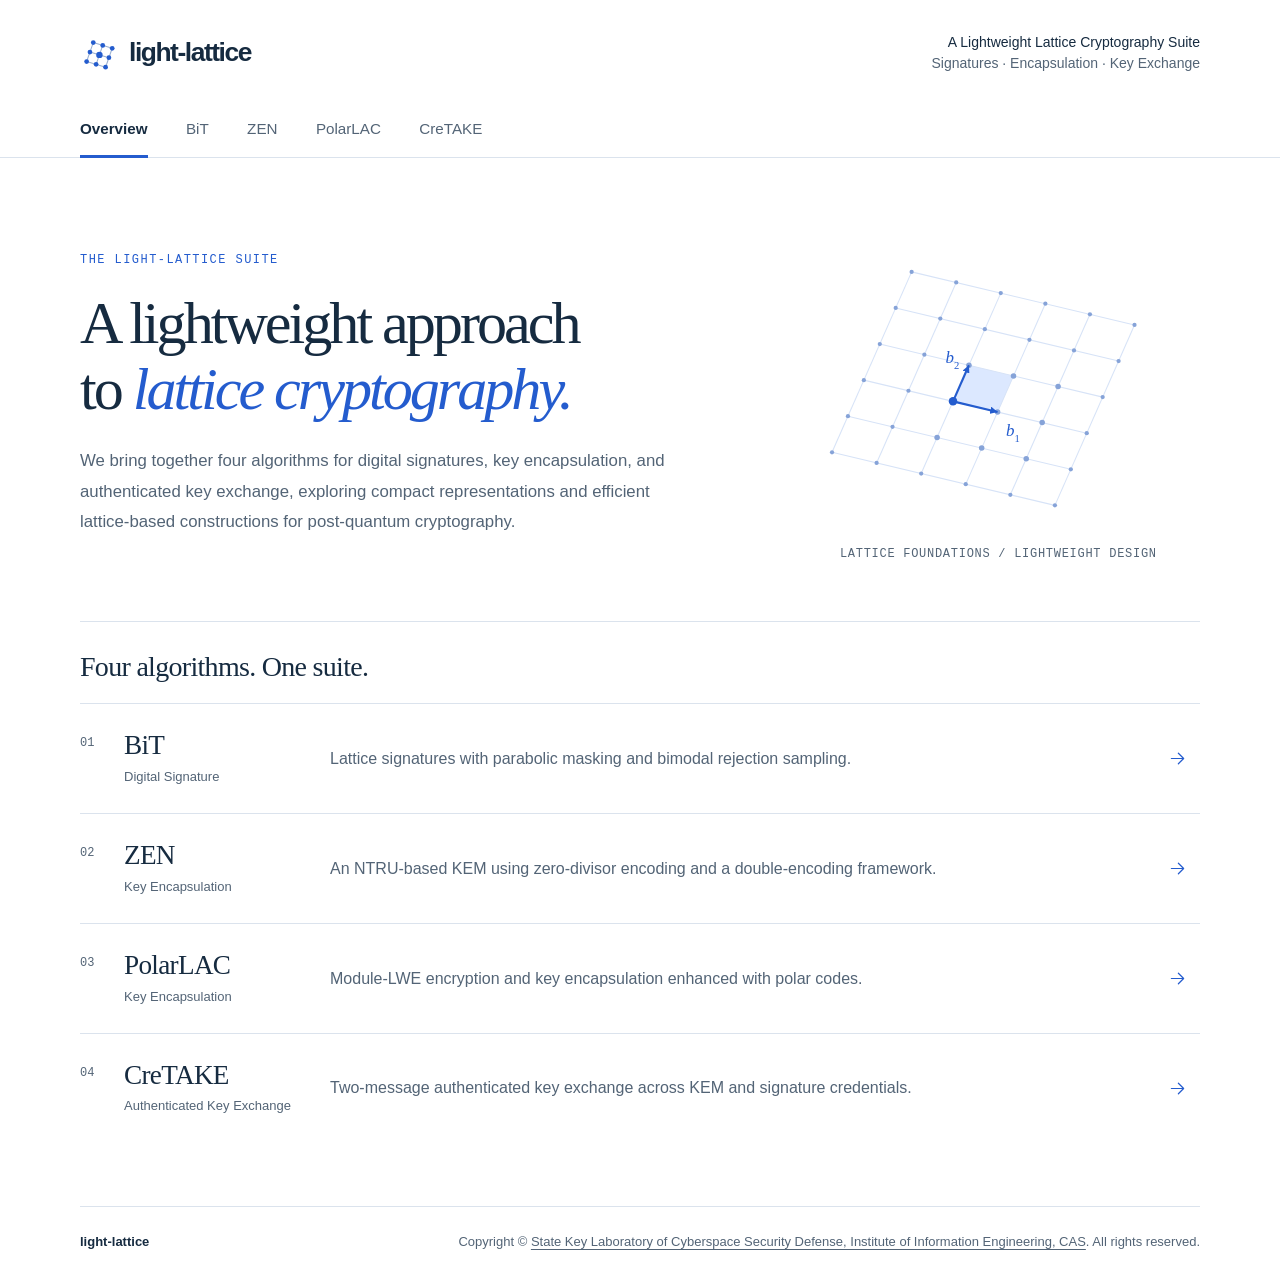
<file: index.html>
<!doctype html>
<html lang="en">
<head>
  <meta charset="utf-8">
  <meta name="viewport" content="width=device-width, initial-scale=1">
  <title>light-lattice — Lightweight lattice cryptography</title>
  <meta name="description" content="A lightweight lattice cryptography suite for digital signatures, key encapsulation, and authenticated key exchange.">
  <meta name="theme-color" content="#162b40">
  <link rel="icon" type="image/svg+xml" href="data:image/svg+xml,%3Csvg%20xmlns%3D%22http%3A%2F%2Fwww.w3.org%2F2000%2Fsvg%22%20viewBox%3D%220%200%2040%2040%22%3E%3Crect%20width%3D%2240%22%20height%3D%2240%22%20rx%3D%226%22%20fill%3D%22%23162b40%22%2F%3E%3Cpath%20d%3D%22M10%2029%2016%209m4%2022%206-20M10%2029l20%206M13%2019l20%206M16%209l20%206%22%20stroke%3D%22%2383a5ec%22%20stroke-width%3D%221.5%22%2F%3E%3Cg%20fill%3D%22white%22%3E%3Ccircle%20cx%3D%2210%22%20cy%3D%2229%22%20r%3D%222.7%22%2F%3E%3Ccircle%20cx%3D%2216%22%20cy%3D%229%22%20r%3D%222.7%22%2F%3E%3Ccircle%20cx%3D%2220%22%20cy%3D%2232%22%20r%3D%222.7%22%2F%3E%3Ccircle%20cx%3D%2226%22%20cy%3D%2212%22%20r%3D%222.7%22%2F%3E%3Ccircle%20cx%3D%2223%22%20cy%3D%2222%22%20r%3D%223%22%2F%3E%3C%2Fg%3E%3C%2Fsvg%3E">
  <link rel="stylesheet" href="assets/style.css?v=ec67a3244045">
</head>
<body>
<a class="skip-link" href="#main">Skip to content</a>
<header class="masthead">
  <div class="container masthead-inner">
    <a class="brand" href="index.html" aria-label="light-lattice home"><svg viewBox="0 0 38 40" fill="none" aria-hidden="true"><path d="M7 29 14 9M17 32 24 12M27 35 34 15M7 29l20 6M10.5 19l20 6M14 9l20 6" stroke="#9aafd0" stroke-width="1.1"/><g fill="#245cce"><circle cx="7" cy="29" r="2.5"/><circle cx="14" cy="9" r="2.5"/><circle cx="24" cy="12" r="2.5"/><circle cx="34" cy="15" r="2.5"/><circle cx="17" cy="32" r="2.5"/><circle cx="27" cy="35" r="2.5"/><circle cx="10.5" cy="19" r="2.5"/><circle cx="20.5" cy="22" r="3.4"/><circle cx="30.5" cy="25" r="2.5"/></g></svg><span class="brand-name">light-lattice</span></a>
    <p class="masthead-note"><span>A Lightweight Lattice Cryptography Suite</span>Signatures · Encapsulation · Key Exchange</p>
  </div>
  <nav class="primary-nav" aria-label="Suite navigation"><ul class="container"><li><a href="index.html" aria-current="page">Overview</a></li><li><a href="bit/index.html">BiT</a></li><li><a href="zen/index.html">ZEN</a></li><li><a href="polarlac/index.html">PolarLAC</a></li><li><a href="cretake/index.html">CreTAKE</a></li></ul></nav>
</header>
<main id="main" class="container" tabindex="-1"><section class="home-hero" aria-labelledby="suite-title"><div><p class="eyebrow">The light-lattice suite</p><h1 id="suite-title">A lightweight approach<br>to <em>lattice cryptography.</em></h1><p class="intro">We bring together four algorithms for digital signatures, key encapsulation, and authenticated key exchange, exploring compact representations and efficient lattice-based constructions for post-quantum cryptography.</p></div><figure class="lattice-figure" aria-label="An abstract two-dimensional lattice">
<svg viewBox="0 0 380 304" role="img" aria-labelledby="lattice-title">
<title id="lattice-title">Lattice points with two basis vectors, vector b one and vector b two</title>
<defs><marker id="basis-arrow" viewBox="0 0 8 8" refX="8" refY="4" markerWidth="7" markerHeight="7" markerUnits="userSpaceOnUse" orient="auto"><path d="M0 0L8 4L0 8Z" fill="#245cce"/></marker></defs>
<polygon class="basis-cell" points="147,169 189,179 204,145 162,135" fill="#dce8ff" stroke="none"/>
<g stroke="#d7e3f7" stroke-width="1"><path d="M33 217L108 47"/><path d="M75 227L150 57"/><path d="M117 237L192 67"/><path d="M159 247L234 77"/><path d="M201 257L276 87"/><path d="M243 267L318 97"/><path d="M33 217L243 267"/><path d="M48 183L258 233"/><path d="M63 149L273 199"/><path d="M78 115L288 165"/><path d="M93 81L303 131"/><path d="M108 47L318 97"/></g>
<g fill="#86a3d8"><circle cx="33" cy="217" r="2"/><circle cx="48" cy="183" r="2"/><circle cx="63" cy="149" r="2"/><circle cx="78" cy="115" r="2"/><circle cx="93" cy="81" r="2"/><circle cx="108" cy="47" r="2"/><circle cx="75" cy="227" r="2"/><circle cx="90" cy="193" r="2"/><circle cx="105" cy="159" r="2"/><circle cx="120" cy="125" r="2"/><circle cx="135" cy="91" r="2"/><circle cx="150" cy="57" r="2"/><circle cx="117" cy="237" r="2"/><circle cx="132" cy="203" r="2.6"/><circle cx="147" cy="169" r="2.6"/><circle cx="162" cy="135" r="2.6"/><circle cx="177" cy="101" r="2"/><circle cx="192" cy="67" r="2"/><circle cx="159" cy="247" r="2"/><circle cx="174" cy="213" r="2.6"/><circle cx="189" cy="179" r="2.6"/><circle cx="204" cy="145" r="2.6"/><circle cx="219" cy="111" r="2"/><circle cx="234" cy="77" r="2"/><circle cx="201" cy="257" r="2"/><circle cx="216" cy="223" r="2.6"/><circle cx="231" cy="189" r="2.6"/><circle cx="246" cy="155" r="2.6"/><circle cx="261" cy="121" r="2"/><circle cx="276" cy="87" r="2"/><circle cx="243" cy="267" r="2"/><circle cx="258" cy="233" r="2"/><circle cx="273" cy="199" r="2"/><circle cx="288" cy="165" r="2"/><circle cx="303" cy="131" r="2"/><circle cx="318" cy="97" r="2"/></g>
<g class="basis-vectors" fill="none" stroke="#245cce" stroke-width="2" marker-end="url(#basis-arrow)"><path d="M147 169L189 179"/><path d="M147 169L162 135"/></g>
<circle cx="147" cy="169" r="4" fill="#245cce"/>
<g class="basis-label" aria-label="b 1">
<text x="197" y="202" fill="#245cce" font-family="Georgia,serif" font-size="16" font-style="italic">b<tspan baseline-shift="sub" font-size="10" font-style="normal">1</tspan></text>
</g>
<g class="basis-label" aria-label="b 2">
<text x="140" y="133" fill="#245cce" font-family="Georgia,serif" font-size="16" font-style="italic">b<tspan baseline-shift="sub" font-size="10" font-style="normal">2</tspan></text>
</g>
</svg><figcaption class="lattice-caption">LATTICE FOUNDATIONS / LIGHTWEIGHT DESIGN</figcaption></figure></section>
<section aria-labelledby="algorithms-title"><div class="section-heading"><h2 id="algorithms-title">Four algorithms. One suite.</h2></div><ol class="algorithm-list"><li><a class="algorithm-row" href="bit/index.html"><span class="row-index">01</span><span class="row-title"><span class="row-name">BiT</span><span class="row-type">Digital Signature</span></span><span class="row-summary">Lattice signatures with parabolic masking and bimodal rejection sampling.</span><svg class="arrow-icon" viewBox="0 0 24 24" fill="none" aria-hidden="true"><path d="M5 12h14m-6-6 6 6-6 6" stroke="currentColor" stroke-width="1.4" stroke-linecap="round" stroke-linejoin="round"/></svg></a></li><li><a class="algorithm-row" href="zen/index.html"><span class="row-index">02</span><span class="row-title"><span class="row-name">ZEN</span><span class="row-type">Key Encapsulation</span></span><span class="row-summary">An NTRU-based KEM using zero-divisor encoding and a double-encoding framework.</span><svg class="arrow-icon" viewBox="0 0 24 24" fill="none" aria-hidden="true"><path d="M5 12h14m-6-6 6 6-6 6" stroke="currentColor" stroke-width="1.4" stroke-linecap="round" stroke-linejoin="round"/></svg></a></li><li><a class="algorithm-row" href="polarlac/index.html"><span class="row-index">03</span><span class="row-title"><span class="row-name">PolarLAC</span><span class="row-type">Key Encapsulation</span></span><span class="row-summary">Module-LWE encryption and key encapsulation enhanced with polar codes.</span><svg class="arrow-icon" viewBox="0 0 24 24" fill="none" aria-hidden="true"><path d="M5 12h14m-6-6 6 6-6 6" stroke="currentColor" stroke-width="1.4" stroke-linecap="round" stroke-linejoin="round"/></svg></a></li><li><a class="algorithm-row" href="cretake/index.html"><span class="row-index">04</span><span class="row-title"><span class="row-name">CreTAKE</span><span class="row-type">Authenticated Key Exchange</span></span><span class="row-summary">Two-message authenticated key exchange across KEM and signature credentials.</span><svg class="arrow-icon" viewBox="0 0 24 24" fill="none" aria-hidden="true"><path d="M5 12h14m-6-6 6 6-6 6" stroke="currentColor" stroke-width="1.4" stroke-linecap="round" stroke-linejoin="round"/></svg></a></li></ol></section></main>
<footer class="container footer"><a class="footer-brand" href="index.html">light-lattice</a><div class="footer-info"><p class="copyright">Copyright © <a href="https://sklois.cn/">State Key Laboratory of Cyberspace Security Defense, Institute of Information Engineering, CAS</a>. All rights reserved.</p></div></footer>
</body>
</html>
</file>
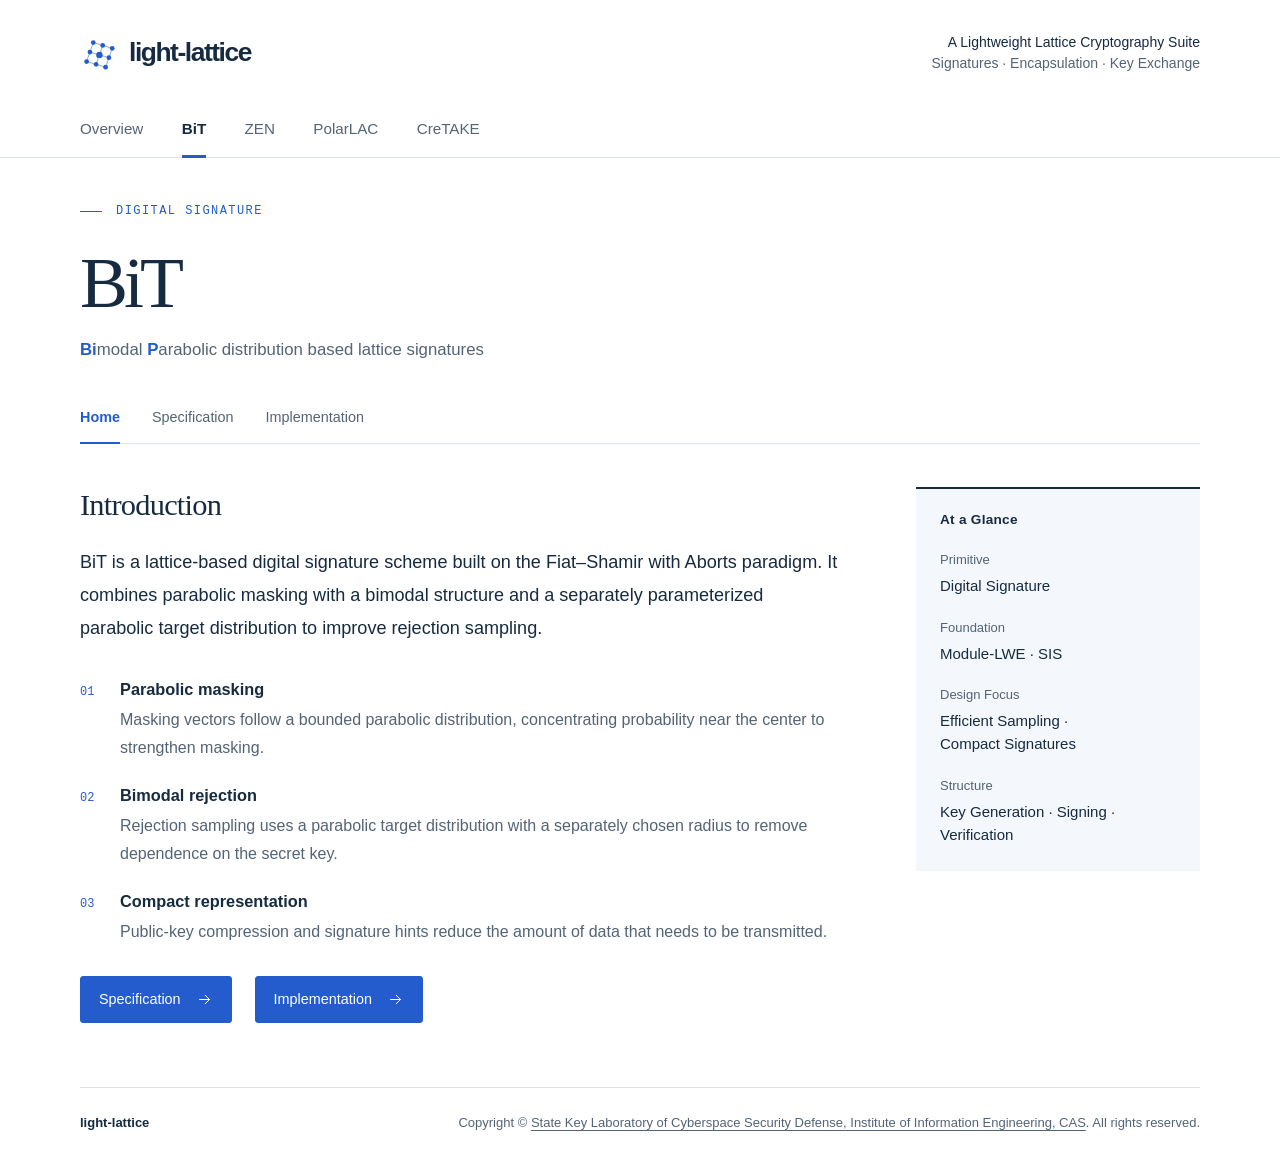
<file: bit/index.html>
<!doctype html>
<html lang="en">
<head>
  <meta charset="utf-8">
  <meta name="viewport" content="width=device-width, initial-scale=1">
  <title>BiT — Home · light-lattice</title>
  <meta name="description" content="Lattice signatures with parabolic masking and bimodal rejection sampling.">
  <meta name="theme-color" content="#162b40">
  <link rel="icon" type="image/svg+xml" href="data:image/svg+xml,%3Csvg%20xmlns%3D%22http%3A%2F%2Fwww.w3.org%2F2000%2Fsvg%22%20viewBox%3D%220%200%2040%2040%22%3E%3Crect%20width%3D%2240%22%20height%3D%2240%22%20rx%3D%226%22%20fill%3D%22%23162b40%22%2F%3E%3Cpath%20d%3D%22M10%2029%2016%209m4%2022%206-20M10%2029l20%206M13%2019l20%206M16%209l20%206%22%20stroke%3D%22%2383a5ec%22%20stroke-width%3D%221.5%22%2F%3E%3Cg%20fill%3D%22white%22%3E%3Ccircle%20cx%3D%2210%22%20cy%3D%2229%22%20r%3D%222.7%22%2F%3E%3Ccircle%20cx%3D%2216%22%20cy%3D%229%22%20r%3D%222.7%22%2F%3E%3Ccircle%20cx%3D%2220%22%20cy%3D%2232%22%20r%3D%222.7%22%2F%3E%3Ccircle%20cx%3D%2226%22%20cy%3D%2212%22%20r%3D%222.7%22%2F%3E%3Ccircle%20cx%3D%2223%22%20cy%3D%2222%22%20r%3D%223%22%2F%3E%3C%2Fg%3E%3C%2Fsvg%3E">
  <link rel="stylesheet" href="../assets/style.css?v=ec67a3244045">
</head>
<body>
<a class="skip-link" href="#main">Skip to content</a>
<header class="masthead">
  <div class="container masthead-inner">
    <a class="brand" href="../index.html" aria-label="light-lattice home"><svg viewBox="0 0 38 40" fill="none" aria-hidden="true"><path d="M7 29 14 9M17 32 24 12M27 35 34 15M7 29l20 6M10.5 19l20 6M14 9l20 6" stroke="#9aafd0" stroke-width="1.1"/><g fill="#245cce"><circle cx="7" cy="29" r="2.5"/><circle cx="14" cy="9" r="2.5"/><circle cx="24" cy="12" r="2.5"/><circle cx="34" cy="15" r="2.5"/><circle cx="17" cy="32" r="2.5"/><circle cx="27" cy="35" r="2.5"/><circle cx="10.5" cy="19" r="2.5"/><circle cx="20.5" cy="22" r="3.4"/><circle cx="30.5" cy="25" r="2.5"/></g></svg><span class="brand-name">light-lattice</span></a>
    <p class="masthead-note"><span>A Lightweight Lattice Cryptography Suite</span>Signatures · Encapsulation · Key Exchange</p>
  </div>
  <nav class="primary-nav" aria-label="Suite navigation"><ul class="container"><li><a href="../index.html">Overview</a></li><li><a href="../bit/index.html" aria-current="page">BiT</a></li><li><a href="../zen/index.html">ZEN</a></li><li><a href="../polarlac/index.html">PolarLAC</a></li><li><a href="../cretake/index.html">CreTAKE</a></li></ul></nav>
</header>
<main id="main" class="container" tabindex="-1"><div class="page-top"><p class="eyebrow">Digital Signature</p><h1>BiT</h1><p class="page-subtitle"><span class="name-accent">Bi</span>modal <span class="name-accent">P</span>arabolic distribution based lattice signatures</p></div>
<nav class="secondary-nav" aria-label="BiT pages"><a href="index.html" aria-current="page">Home</a><a href="specification.html">Specification</a><a href="implementation.html">Implementation</a></nav><div class="content-grid"><article><h2>Introduction</h2><p class="lead">BiT is a lattice-based digital signature scheme built on the Fiat–Shamir with Aborts paradigm. It combines parabolic masking with a bimodal structure and a separately parameterized parabolic target distribution to improve rejection sampling.</p><ol class="features"><li class="feature"><span class="feature-number">01</span><div><h3>Parabolic masking</h3><p>Masking vectors follow a bounded parabolic distribution, concentrating probability near the center to strengthen masking.</p></div></li><li class="feature"><span class="feature-number">02</span><div><h3>Bimodal rejection</h3><p>Rejection sampling uses a parabolic target distribution with a separately chosen radius to remove dependence on the secret key.</p></div></li><li class="feature"><span class="feature-number">03</span><div><h3>Compact representation</h3><p>Public-key compression and signature hints reduce the amount of data that needs to be transmitted.</p></div></li></ol><div class="actions"><a class="button" href="specification.html">Specification <svg class="arrow-icon" viewBox="0 0 24 24" fill="none" aria-hidden="true"><path d="M5 12h14m-6-6 6 6-6 6" stroke="currentColor" stroke-width="1.4" stroke-linecap="round" stroke-linejoin="round"/></svg></a><a class="button" href="implementation.html">Implementation <svg class="arrow-icon" viewBox="0 0 24 24" fill="none" aria-hidden="true"><path d="M5 12h14m-6-6 6 6-6 6" stroke="currentColor" stroke-width="1.4" stroke-linecap="round" stroke-linejoin="round"/></svg></a></div></article><aside><section class="facts"><h2>At a Glance</h2><dl><dt>Primitive</dt><dd><span class="fact-phrase">Digital Signature</span></dd><dt>Foundation</dt><dd><span class="fact-phrase">Module-LWE ·</span> <span class="fact-phrase">SIS</span></dd><dt>Design Focus</dt><dd><span class="fact-phrase">Efficient Sampling ·</span> <span class="fact-phrase">Compact Signatures</span></dd><dt>Structure</dt><dd><span class="fact-phrase">Key Generation ·</span> <span class="fact-phrase">Signing ·</span> <span class="fact-phrase">Verification</span></dd></dl></section></aside></div></main>
<footer class="container footer"><a class="footer-brand" href="../index.html">light-lattice</a><div class="footer-info"><p class="copyright">Copyright © <a href="https://sklois.cn/">State Key Laboratory of Cyberspace Security Defense, Institute of Information Engineering, CAS</a>. All rights reserved.</p></div></footer>
</body>
</html>
</file>
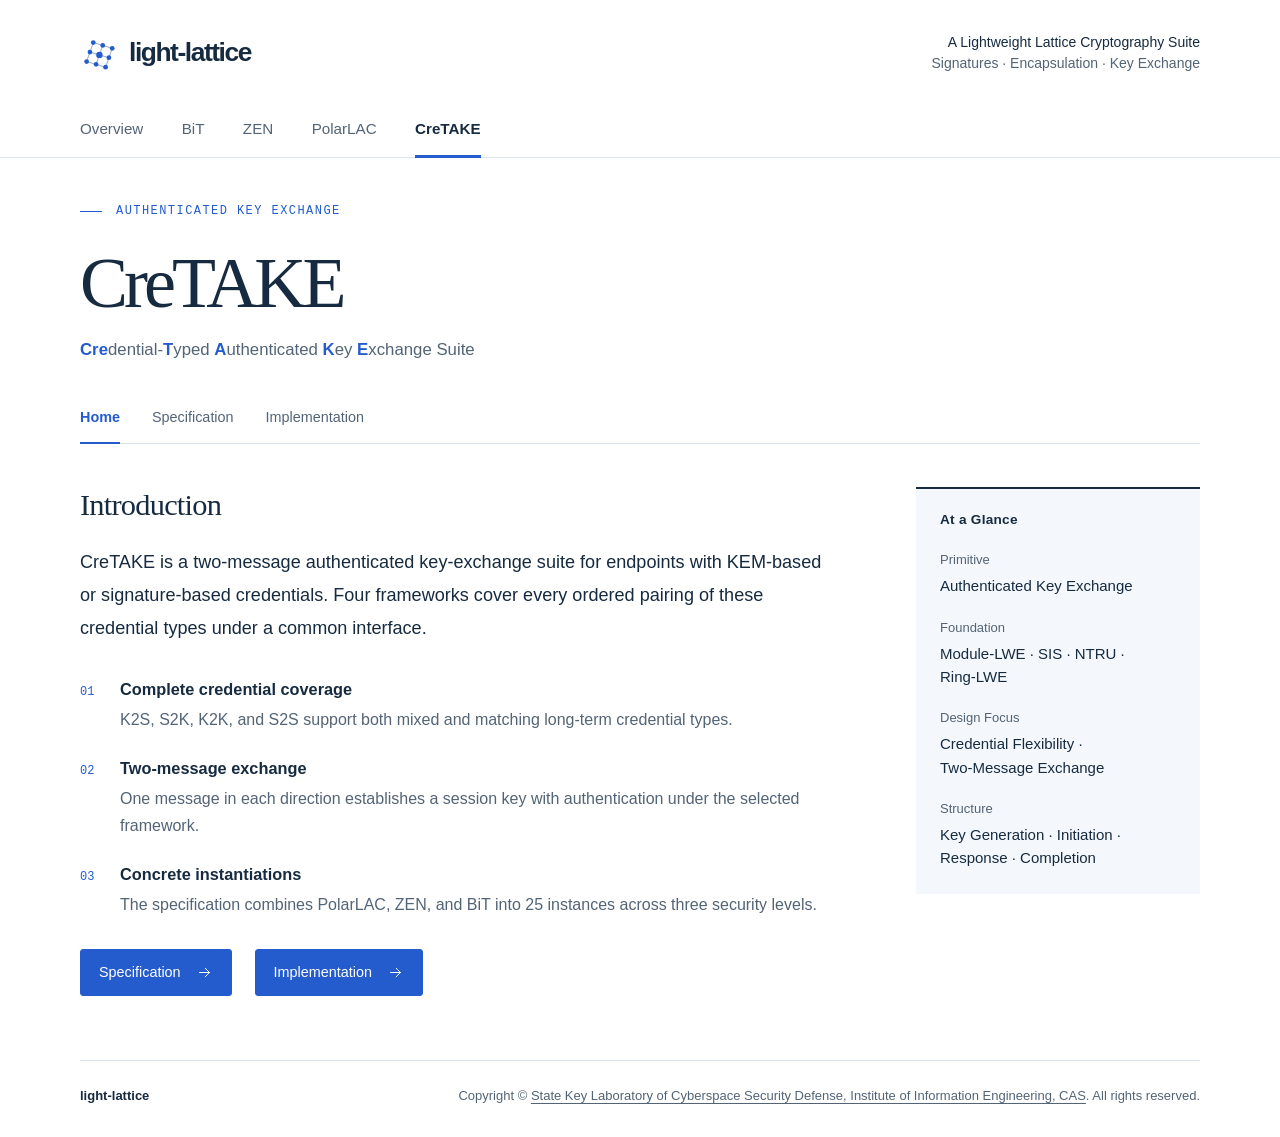
<file: cretake/index.html>
<!doctype html>
<html lang="en">
<head>
  <meta charset="utf-8">
  <meta name="viewport" content="width=device-width, initial-scale=1">
  <title>CreTAKE — Home · light-lattice</title>
  <meta name="description" content="Two-message authenticated key exchange across KEM and signature credentials.">
  <meta name="theme-color" content="#162b40">
  <link rel="icon" type="image/svg+xml" href="data:image/svg+xml,%3Csvg%20xmlns%3D%22http%3A%2F%2Fwww.w3.org%2F2000%2Fsvg%22%20viewBox%3D%220%200%2040%2040%22%3E%3Crect%20width%3D%2240%22%20height%3D%2240%22%20rx%3D%226%22%20fill%3D%22%23162b40%22%2F%3E%3Cpath%20d%3D%22M10%2029%2016%209m4%2022%206-20M10%2029l20%206M13%2019l20%206M16%209l20%206%22%20stroke%3D%22%2383a5ec%22%20stroke-width%3D%221.5%22%2F%3E%3Cg%20fill%3D%22white%22%3E%3Ccircle%20cx%3D%2210%22%20cy%3D%2229%22%20r%3D%222.7%22%2F%3E%3Ccircle%20cx%3D%2216%22%20cy%3D%229%22%20r%3D%222.7%22%2F%3E%3Ccircle%20cx%3D%2220%22%20cy%3D%2232%22%20r%3D%222.7%22%2F%3E%3Ccircle%20cx%3D%2226%22%20cy%3D%2212%22%20r%3D%222.7%22%2F%3E%3Ccircle%20cx%3D%2223%22%20cy%3D%2222%22%20r%3D%223%22%2F%3E%3C%2Fg%3E%3C%2Fsvg%3E">
  <link rel="stylesheet" href="../assets/style.css?v=ec67a3244045">
</head>
<body>
<a class="skip-link" href="#main">Skip to content</a>
<header class="masthead">
  <div class="container masthead-inner">
    <a class="brand" href="../index.html" aria-label="light-lattice home"><svg viewBox="0 0 38 40" fill="none" aria-hidden="true"><path d="M7 29 14 9M17 32 24 12M27 35 34 15M7 29l20 6M10.5 19l20 6M14 9l20 6" stroke="#9aafd0" stroke-width="1.1"/><g fill="#245cce"><circle cx="7" cy="29" r="2.5"/><circle cx="14" cy="9" r="2.5"/><circle cx="24" cy="12" r="2.5"/><circle cx="34" cy="15" r="2.5"/><circle cx="17" cy="32" r="2.5"/><circle cx="27" cy="35" r="2.5"/><circle cx="10.5" cy="19" r="2.5"/><circle cx="20.5" cy="22" r="3.4"/><circle cx="30.5" cy="25" r="2.5"/></g></svg><span class="brand-name">light-lattice</span></a>
    <p class="masthead-note"><span>A Lightweight Lattice Cryptography Suite</span>Signatures · Encapsulation · Key Exchange</p>
  </div>
  <nav class="primary-nav" aria-label="Suite navigation"><ul class="container"><li><a href="../index.html">Overview</a></li><li><a href="../bit/index.html">BiT</a></li><li><a href="../zen/index.html">ZEN</a></li><li><a href="../polarlac/index.html">PolarLAC</a></li><li><a href="../cretake/index.html" aria-current="page">CreTAKE</a></li></ul></nav>
</header>
<main id="main" class="container" tabindex="-1"><div class="page-top"><p class="eyebrow">Authenticated Key Exchange</p><h1>CreTAKE</h1><p class="page-subtitle"><span class="name-accent">Cre</span>dential-<span class="name-accent">T</span>yped <span class="name-accent">A</span>uthenticated <span class="name-accent">K</span>ey <span class="name-accent">E</span>xchange Suite</p></div>
<nav class="secondary-nav" aria-label="CreTAKE pages"><a href="index.html" aria-current="page">Home</a><a href="specification.html">Specification</a><a href="implementation.html">Implementation</a></nav><div class="content-grid"><article><h2>Introduction</h2><p class="lead">CreTAKE is a two-message authenticated key-exchange suite for endpoints with KEM-based or signature-based credentials. Four frameworks cover every ordered pairing of these credential types under a common interface.</p><ol class="features"><li class="feature"><span class="feature-number">01</span><div><h3>Complete credential coverage</h3><p>K2S, S2K, K2K, and S2S support both mixed and matching long-term credential types.</p></div></li><li class="feature"><span class="feature-number">02</span><div><h3>Two-message exchange</h3><p>One message in each direction establishes a session key with authentication under the selected framework.</p></div></li><li class="feature"><span class="feature-number">03</span><div><h3>Concrete instantiations</h3><p>The specification combines PolarLAC, ZEN, and BiT into 25 instances across three security levels.</p></div></li></ol><div class="actions"><a class="button" href="specification.html">Specification <svg class="arrow-icon" viewBox="0 0 24 24" fill="none" aria-hidden="true"><path d="M5 12h14m-6-6 6 6-6 6" stroke="currentColor" stroke-width="1.4" stroke-linecap="round" stroke-linejoin="round"/></svg></a><a class="button" href="implementation.html">Implementation <svg class="arrow-icon" viewBox="0 0 24 24" fill="none" aria-hidden="true"><path d="M5 12h14m-6-6 6 6-6 6" stroke="currentColor" stroke-width="1.4" stroke-linecap="round" stroke-linejoin="round"/></svg></a></div></article><aside><section class="facts"><h2>At a Glance</h2><dl><dt>Primitive</dt><dd><span class="fact-phrase">Authenticated Key Exchange</span></dd><dt>Foundation</dt><dd><span class="fact-phrase">Module-LWE ·</span> <span class="fact-phrase">SIS ·</span> <span class="fact-phrase">NTRU ·</span> <span class="fact-phrase">Ring-LWE</span></dd><dt>Design Focus</dt><dd><span class="fact-phrase">Credential Flexibility ·</span> <span class="fact-phrase">Two-Message Exchange</span></dd><dt>Structure</dt><dd><span class="fact-phrase">Key Generation ·</span> <span class="fact-phrase">Initiation ·</span> <span class="fact-phrase">Response ·</span> <span class="fact-phrase">Completion</span></dd></dl></section></aside></div></main>
<footer class="container footer"><a class="footer-brand" href="../index.html">light-lattice</a><div class="footer-info"><p class="copyright">Copyright © <a href="https://sklois.cn/">State Key Laboratory of Cyberspace Security Defense, Institute of Information Engineering, CAS</a>. All rights reserved.</p></div></footer>
</body>
</html>
</file>
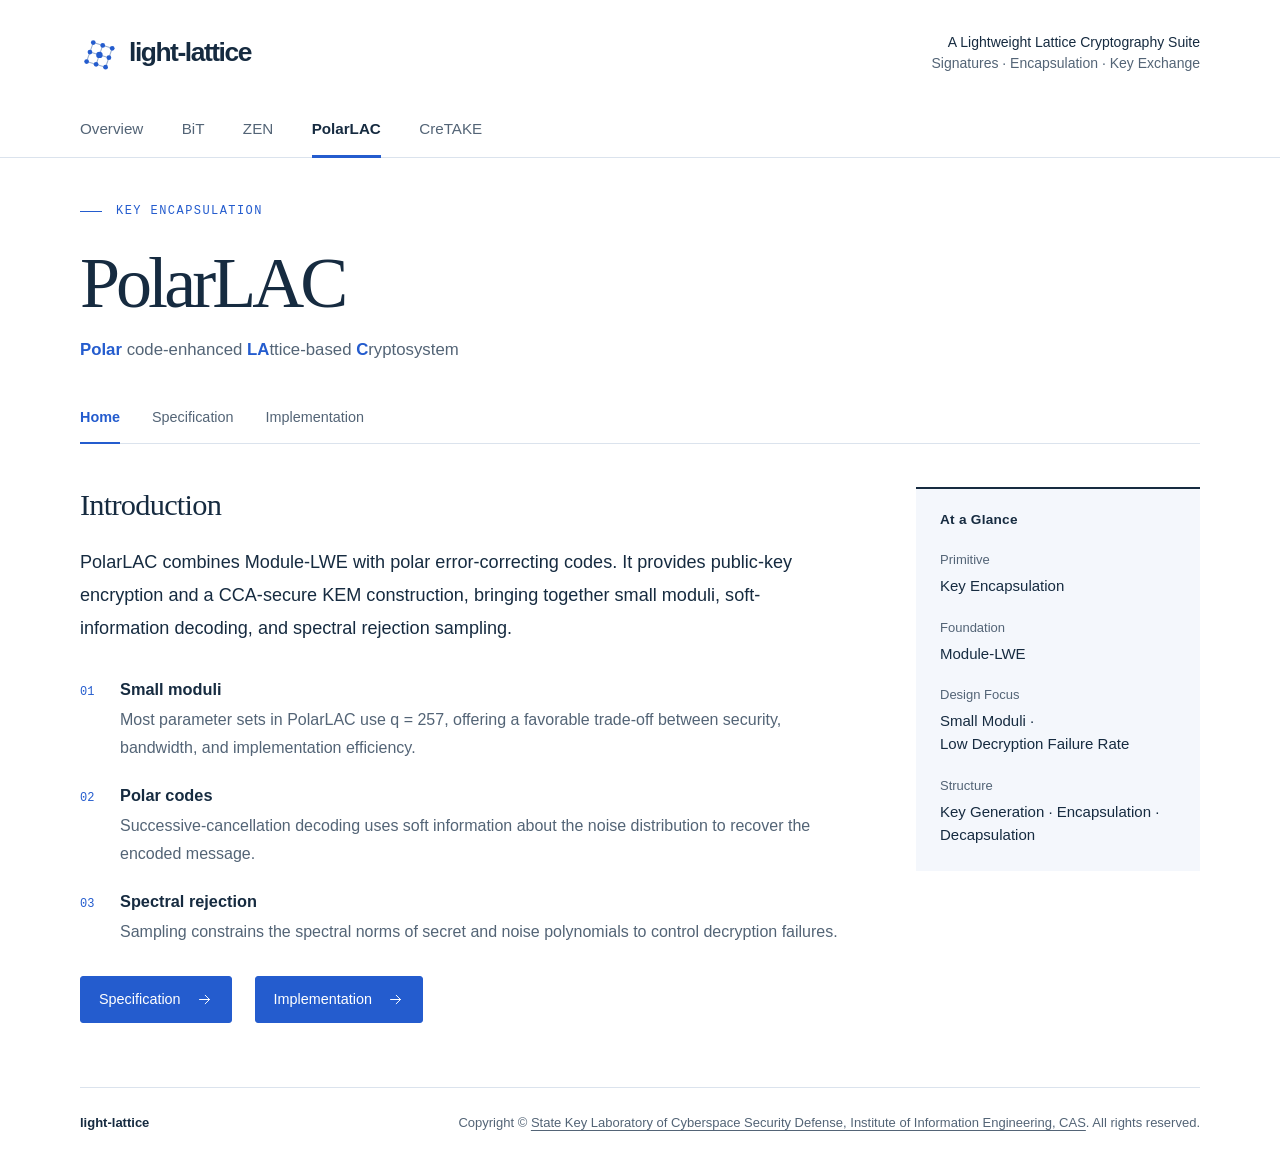
<file: polarlac/index.html>
<!doctype html>
<html lang="en">
<head>
  <meta charset="utf-8">
  <meta name="viewport" content="width=device-width, initial-scale=1">
  <title>PolarLAC — Home · light-lattice</title>
  <meta name="description" content="Module-LWE encryption and key encapsulation enhanced with polar codes.">
  <meta name="theme-color" content="#162b40">
  <link rel="icon" type="image/svg+xml" href="data:image/svg+xml,%3Csvg%20xmlns%3D%22http%3A%2F%2Fwww.w3.org%2F2000%2Fsvg%22%20viewBox%3D%220%200%2040%2040%22%3E%3Crect%20width%3D%2240%22%20height%3D%2240%22%20rx%3D%226%22%20fill%3D%22%23162b40%22%2F%3E%3Cpath%20d%3D%22M10%2029%2016%209m4%2022%206-20M10%2029l20%206M13%2019l20%206M16%209l20%206%22%20stroke%3D%22%2383a5ec%22%20stroke-width%3D%221.5%22%2F%3E%3Cg%20fill%3D%22white%22%3E%3Ccircle%20cx%3D%2210%22%20cy%3D%2229%22%20r%3D%222.7%22%2F%3E%3Ccircle%20cx%3D%2216%22%20cy%3D%229%22%20r%3D%222.7%22%2F%3E%3Ccircle%20cx%3D%2220%22%20cy%3D%2232%22%20r%3D%222.7%22%2F%3E%3Ccircle%20cx%3D%2226%22%20cy%3D%2212%22%20r%3D%222.7%22%2F%3E%3Ccircle%20cx%3D%2223%22%20cy%3D%2222%22%20r%3D%223%22%2F%3E%3C%2Fg%3E%3C%2Fsvg%3E">
  <link rel="stylesheet" href="../assets/style.css?v=ec67a3244045">
</head>
<body>
<a class="skip-link" href="#main">Skip to content</a>
<header class="masthead">
  <div class="container masthead-inner">
    <a class="brand" href="../index.html" aria-label="light-lattice home"><svg viewBox="0 0 38 40" fill="none" aria-hidden="true"><path d="M7 29 14 9M17 32 24 12M27 35 34 15M7 29l20 6M10.5 19l20 6M14 9l20 6" stroke="#9aafd0" stroke-width="1.1"/><g fill="#245cce"><circle cx="7" cy="29" r="2.5"/><circle cx="14" cy="9" r="2.5"/><circle cx="24" cy="12" r="2.5"/><circle cx="34" cy="15" r="2.5"/><circle cx="17" cy="32" r="2.5"/><circle cx="27" cy="35" r="2.5"/><circle cx="10.5" cy="19" r="2.5"/><circle cx="20.5" cy="22" r="3.4"/><circle cx="30.5" cy="25" r="2.5"/></g></svg><span class="brand-name">light-lattice</span></a>
    <p class="masthead-note"><span>A Lightweight Lattice Cryptography Suite</span>Signatures · Encapsulation · Key Exchange</p>
  </div>
  <nav class="primary-nav" aria-label="Suite navigation"><ul class="container"><li><a href="../index.html">Overview</a></li><li><a href="../bit/index.html">BiT</a></li><li><a href="../zen/index.html">ZEN</a></li><li><a href="../polarlac/index.html" aria-current="page">PolarLAC</a></li><li><a href="../cretake/index.html">CreTAKE</a></li></ul></nav>
</header>
<main id="main" class="container" tabindex="-1"><div class="page-top"><p class="eyebrow">Key Encapsulation</p><h1>PolarLAC</h1><p class="page-subtitle"><span class="name-accent">Polar</span> code-enhanced <span class="name-accent">LA</span>ttice-based <span class="name-accent">C</span>ryptosystem</p></div>
<nav class="secondary-nav" aria-label="PolarLAC pages"><a href="index.html" aria-current="page">Home</a><a href="specification.html">Specification</a><a href="implementation.html">Implementation</a></nav><div class="content-grid"><article><h2>Introduction</h2><p class="lead">PolarLAC combines Module-LWE with polar error-correcting codes. It provides public-key encryption and a CCA-secure KEM construction, bringing together small moduli, soft-information decoding, and spectral rejection sampling.</p><ol class="features"><li class="feature"><span class="feature-number">01</span><div><h3>Small moduli</h3><p>Most parameter sets in PolarLAC use q = 257, offering a favorable trade-off between security, bandwidth, and implementation efficiency.</p></div></li><li class="feature"><span class="feature-number">02</span><div><h3>Polar codes</h3><p>Successive-cancellation decoding uses soft information about the noise distribution to recover the encoded message.</p></div></li><li class="feature"><span class="feature-number">03</span><div><h3>Spectral rejection</h3><p>Sampling constrains the spectral norms of secret and noise polynomials to control decryption failures.</p></div></li></ol><div class="actions"><a class="button" href="specification.html">Specification <svg class="arrow-icon" viewBox="0 0 24 24" fill="none" aria-hidden="true"><path d="M5 12h14m-6-6 6 6-6 6" stroke="currentColor" stroke-width="1.4" stroke-linecap="round" stroke-linejoin="round"/></svg></a><a class="button" href="implementation.html">Implementation <svg class="arrow-icon" viewBox="0 0 24 24" fill="none" aria-hidden="true"><path d="M5 12h14m-6-6 6 6-6 6" stroke="currentColor" stroke-width="1.4" stroke-linecap="round" stroke-linejoin="round"/></svg></a></div></article><aside><section class="facts"><h2>At a Glance</h2><dl><dt>Primitive</dt><dd><span class="fact-phrase">Key Encapsulation</span></dd><dt>Foundation</dt><dd><span class="fact-phrase">Module-LWE</span></dd><dt>Design Focus</dt><dd><span class="fact-phrase">Small Moduli ·</span> <span class="fact-phrase">Low Decryption Failure Rate</span></dd><dt>Structure</dt><dd><span class="fact-phrase">Key Generation ·</span> <span class="fact-phrase">Encapsulation ·</span> <span class="fact-phrase">Decapsulation</span></dd></dl></section></aside></div></main>
<footer class="container footer"><a class="footer-brand" href="../index.html">light-lattice</a><div class="footer-info"><p class="copyright">Copyright © <a href="https://sklois.cn/">State Key Laboratory of Cyberspace Security Defense, Institute of Information Engineering, CAS</a>. All rights reserved.</p></div></footer>
</body>
</html>
</file>
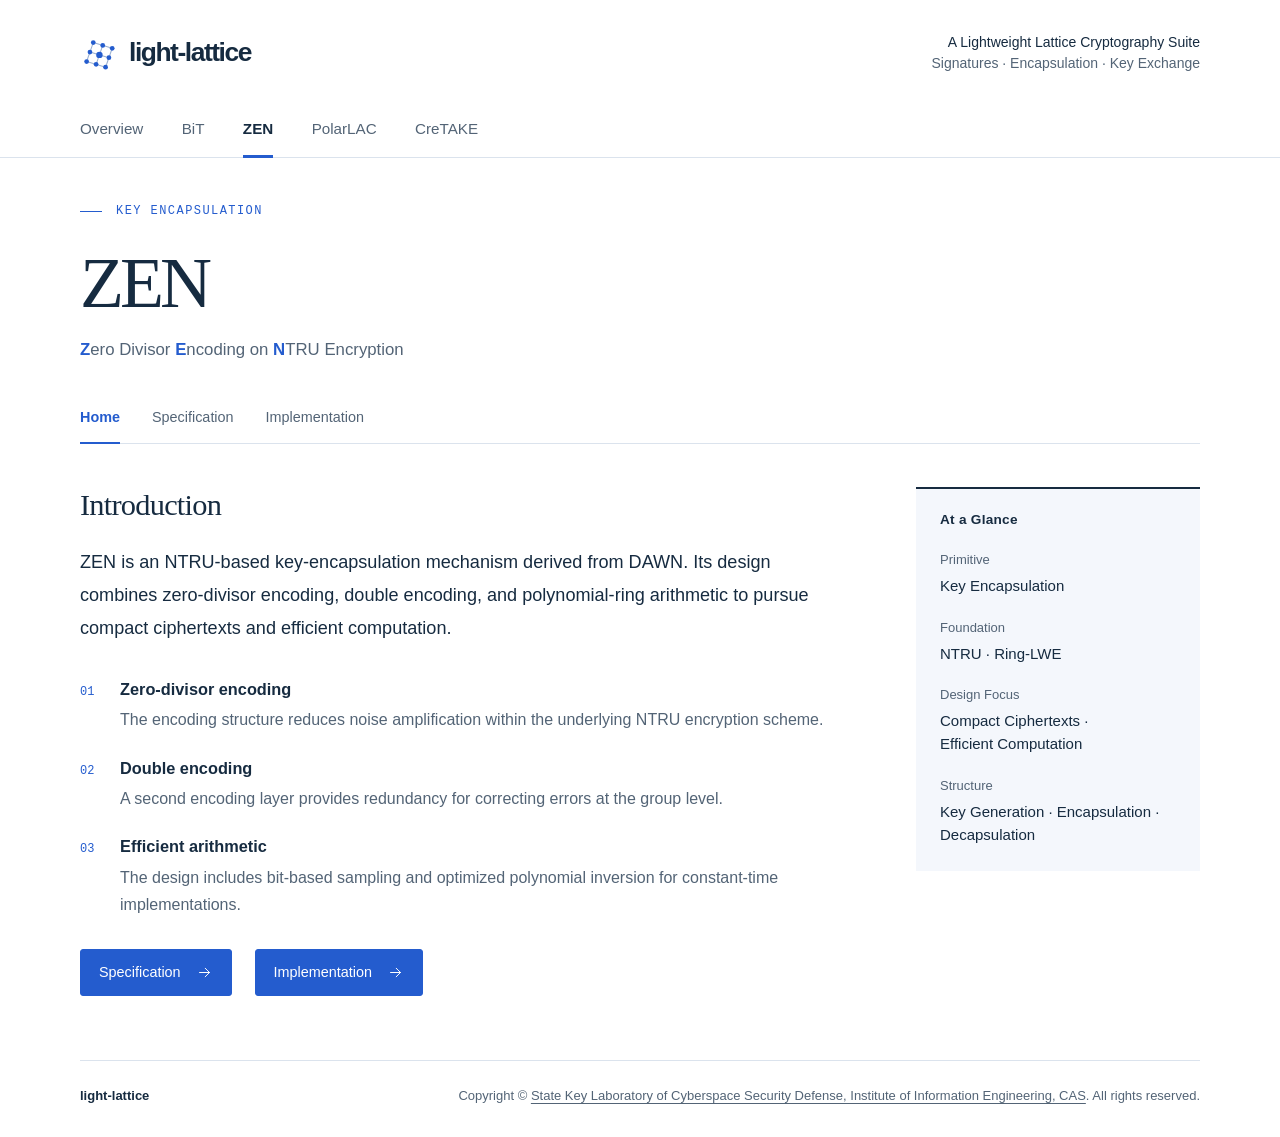
<file: zen/index.html>
<!doctype html>
<html lang="en">
<head>
  <meta charset="utf-8">
  <meta name="viewport" content="width=device-width, initial-scale=1">
  <title>ZEN — Home · light-lattice</title>
  <meta name="description" content="An NTRU-based KEM using zero-divisor encoding and a double-encoding framework.">
  <meta name="theme-color" content="#162b40">
  <link rel="icon" type="image/svg+xml" href="data:image/svg+xml,%3Csvg%20xmlns%3D%22http%3A%2F%2Fwww.w3.org%2F2000%2Fsvg%22%20viewBox%3D%220%200%2040%2040%22%3E%3Crect%20width%3D%2240%22%20height%3D%2240%22%20rx%3D%226%22%20fill%3D%22%23162b40%22%2F%3E%3Cpath%20d%3D%22M10%2029%2016%209m4%2022%206-20M10%2029l20%206M13%2019l20%206M16%209l20%206%22%20stroke%3D%22%2383a5ec%22%20stroke-width%3D%221.5%22%2F%3E%3Cg%20fill%3D%22white%22%3E%3Ccircle%20cx%3D%2210%22%20cy%3D%2229%22%20r%3D%222.7%22%2F%3E%3Ccircle%20cx%3D%2216%22%20cy%3D%229%22%20r%3D%222.7%22%2F%3E%3Ccircle%20cx%3D%2220%22%20cy%3D%2232%22%20r%3D%222.7%22%2F%3E%3Ccircle%20cx%3D%2226%22%20cy%3D%2212%22%20r%3D%222.7%22%2F%3E%3Ccircle%20cx%3D%2223%22%20cy%3D%2222%22%20r%3D%223%22%2F%3E%3C%2Fg%3E%3C%2Fsvg%3E">
  <link rel="stylesheet" href="../assets/style.css?v=ec67a3244045">
</head>
<body>
<a class="skip-link" href="#main">Skip to content</a>
<header class="masthead">
  <div class="container masthead-inner">
    <a class="brand" href="../index.html" aria-label="light-lattice home"><svg viewBox="0 0 38 40" fill="none" aria-hidden="true"><path d="M7 29 14 9M17 32 24 12M27 35 34 15M7 29l20 6M10.5 19l20 6M14 9l20 6" stroke="#9aafd0" stroke-width="1.1"/><g fill="#245cce"><circle cx="7" cy="29" r="2.5"/><circle cx="14" cy="9" r="2.5"/><circle cx="24" cy="12" r="2.5"/><circle cx="34" cy="15" r="2.5"/><circle cx="17" cy="32" r="2.5"/><circle cx="27" cy="35" r="2.5"/><circle cx="10.5" cy="19" r="2.5"/><circle cx="20.5" cy="22" r="3.4"/><circle cx="30.5" cy="25" r="2.5"/></g></svg><span class="brand-name">light-lattice</span></a>
    <p class="masthead-note"><span>A Lightweight Lattice Cryptography Suite</span>Signatures · Encapsulation · Key Exchange</p>
  </div>
  <nav class="primary-nav" aria-label="Suite navigation"><ul class="container"><li><a href="../index.html">Overview</a></li><li><a href="../bit/index.html">BiT</a></li><li><a href="../zen/index.html" aria-current="page">ZEN</a></li><li><a href="../polarlac/index.html">PolarLAC</a></li><li><a href="../cretake/index.html">CreTAKE</a></li></ul></nav>
</header>
<main id="main" class="container" tabindex="-1"><div class="page-top"><p class="eyebrow">Key Encapsulation</p><h1>ZEN</h1><p class="page-subtitle"><span class="name-accent">Z</span>ero Divisor <span class="name-accent">E</span>ncoding on <span class="name-accent">N</span>TRU Encryption</p></div>
<nav class="secondary-nav" aria-label="ZEN pages"><a href="index.html" aria-current="page">Home</a><a href="specification.html">Specification</a><a href="implementation.html">Implementation</a></nav><div class="content-grid"><article><h2>Introduction</h2><p class="lead">ZEN is an NTRU-based key-encapsulation mechanism derived from DAWN. Its design combines zero-divisor encoding, double encoding, and polynomial-ring arithmetic to pursue compact ciphertexts and efficient computation.</p><ol class="features"><li class="feature"><span class="feature-number">01</span><div><h3>Zero-divisor encoding</h3><p>The encoding structure reduces noise amplification within the underlying NTRU encryption scheme.</p></div></li><li class="feature"><span class="feature-number">02</span><div><h3>Double encoding</h3><p>A second encoding layer provides redundancy for correcting errors at the group level.</p></div></li><li class="feature"><span class="feature-number">03</span><div><h3>Efficient arithmetic</h3><p>The design includes bit-based sampling and optimized polynomial inversion for constant-time implementations.</p></div></li></ol><div class="actions"><a class="button" href="specification.html">Specification <svg class="arrow-icon" viewBox="0 0 24 24" fill="none" aria-hidden="true"><path d="M5 12h14m-6-6 6 6-6 6" stroke="currentColor" stroke-width="1.4" stroke-linecap="round" stroke-linejoin="round"/></svg></a><a class="button" href="implementation.html">Implementation <svg class="arrow-icon" viewBox="0 0 24 24" fill="none" aria-hidden="true"><path d="M5 12h14m-6-6 6 6-6 6" stroke="currentColor" stroke-width="1.4" stroke-linecap="round" stroke-linejoin="round"/></svg></a></div></article><aside><section class="facts"><h2>At a Glance</h2><dl><dt>Primitive</dt><dd><span class="fact-phrase">Key Encapsulation</span></dd><dt>Foundation</dt><dd><span class="fact-phrase">NTRU ·</span> <span class="fact-phrase">Ring-LWE</span></dd><dt>Design Focus</dt><dd><span class="fact-phrase">Compact Ciphertexts ·</span> <span class="fact-phrase">Efficient Computation</span></dd><dt>Structure</dt><dd><span class="fact-phrase">Key Generation ·</span> <span class="fact-phrase">Encapsulation ·</span> <span class="fact-phrase">Decapsulation</span></dd></dl></section></aside></div></main>
<footer class="container footer"><a class="footer-brand" href="../index.html">light-lattice</a><div class="footer-info"><p class="copyright">Copyright © <a href="https://sklois.cn/">State Key Laboratory of Cyberspace Security Defense, Institute of Information Engineering, CAS</a>. All rights reserved.</p></div></footer>
</body>
</html>
</file>
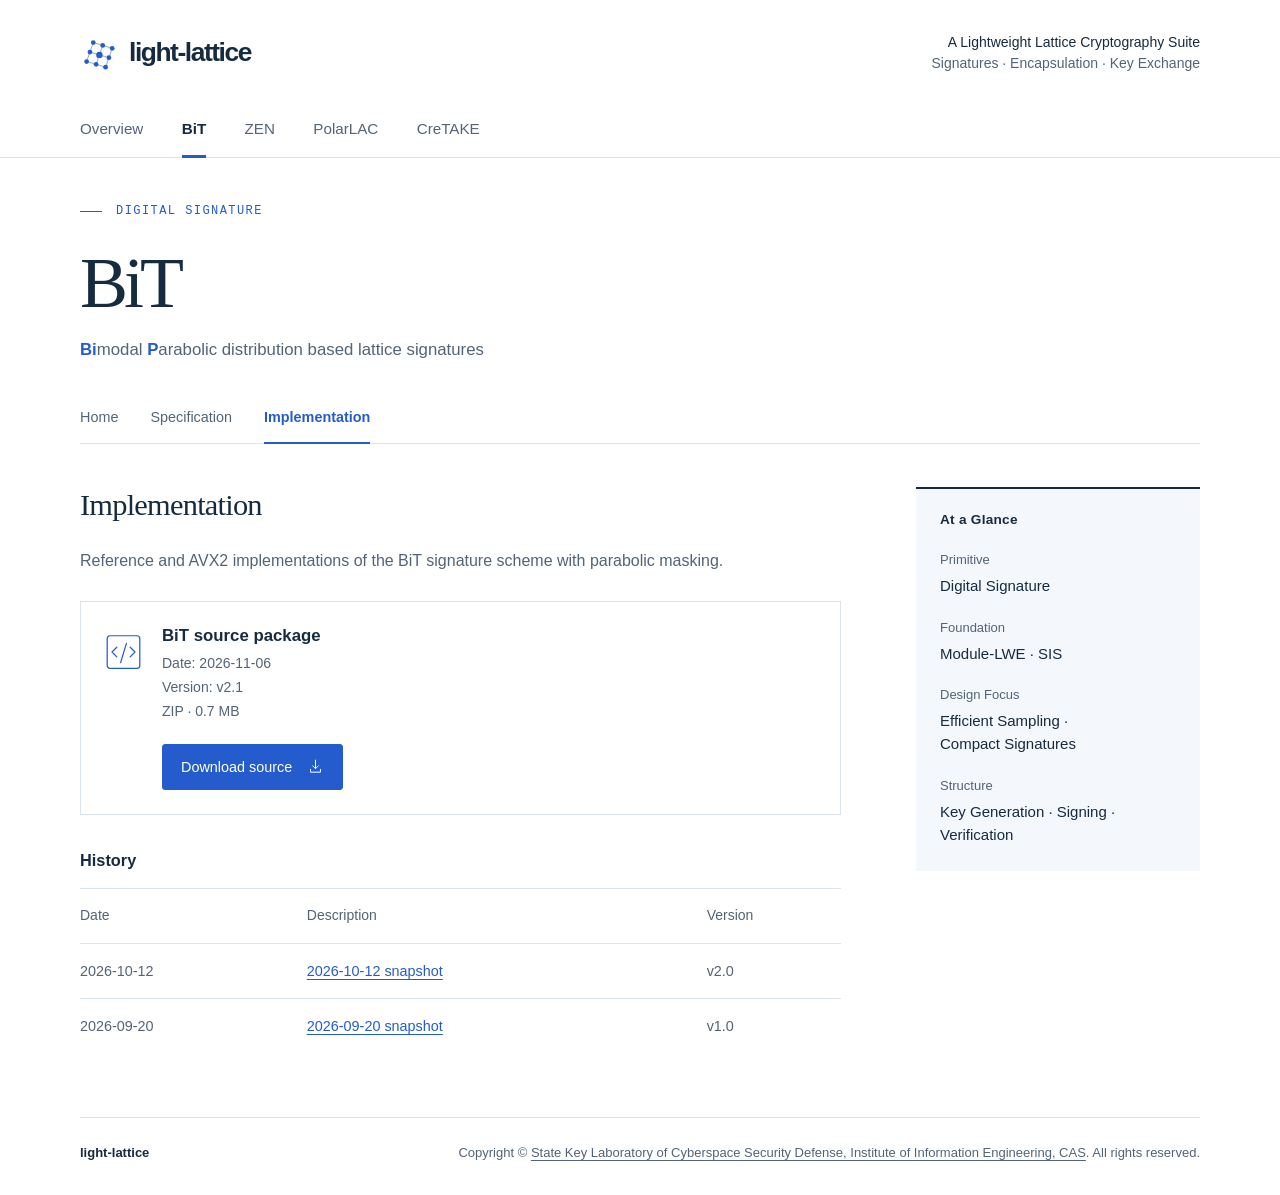
<file: bit/implementation.html>
<!doctype html>
<html lang="en">
<head>
  <meta charset="utf-8">
  <meta name="viewport" content="width=device-width, initial-scale=1">
  <title>BiT — Implementation · light-lattice</title>
  <meta name="description" content="Lattice signatures with parabolic masking and bimodal rejection sampling.">
  <meta name="theme-color" content="#162b40">
  <link rel="icon" type="image/svg+xml" href="data:image/svg+xml,%3Csvg%20xmlns%3D%22http%3A%2F%2Fwww.w3.org%2F2000%2Fsvg%22%20viewBox%3D%220%200%2040%2040%22%3E%3Crect%20width%3D%2240%22%20height%3D%2240%22%20rx%3D%226%22%20fill%3D%22%23162b40%22%2F%3E%3Cpath%20d%3D%22M10%2029%2016%209m4%2022%206-20M10%2029l20%206M13%2019l20%206M16%209l20%206%22%20stroke%3D%22%2383a5ec%22%20stroke-width%3D%221.5%22%2F%3E%3Cg%20fill%3D%22white%22%3E%3Ccircle%20cx%3D%2210%22%20cy%3D%2229%22%20r%3D%222.7%22%2F%3E%3Ccircle%20cx%3D%2216%22%20cy%3D%229%22%20r%3D%222.7%22%2F%3E%3Ccircle%20cx%3D%2220%22%20cy%3D%2232%22%20r%3D%222.7%22%2F%3E%3Ccircle%20cx%3D%2226%22%20cy%3D%2212%22%20r%3D%222.7%22%2F%3E%3Ccircle%20cx%3D%2223%22%20cy%3D%2222%22%20r%3D%223%22%2F%3E%3C%2Fg%3E%3C%2Fsvg%3E">
  <link rel="stylesheet" href="../assets/style.css?v=ec67a3244045">
</head>
<body>
<a class="skip-link" href="#main">Skip to content</a>
<header class="masthead">
  <div class="container masthead-inner">
    <a class="brand" href="../index.html" aria-label="light-lattice home"><svg viewBox="0 0 38 40" fill="none" aria-hidden="true"><path d="M7 29 14 9M17 32 24 12M27 35 34 15M7 29l20 6M10.5 19l20 6M14 9l20 6" stroke="#9aafd0" stroke-width="1.1"/><g fill="#245cce"><circle cx="7" cy="29" r="2.5"/><circle cx="14" cy="9" r="2.5"/><circle cx="24" cy="12" r="2.5"/><circle cx="34" cy="15" r="2.5"/><circle cx="17" cy="32" r="2.5"/><circle cx="27" cy="35" r="2.5"/><circle cx="10.5" cy="19" r="2.5"/><circle cx="20.5" cy="22" r="3.4"/><circle cx="30.5" cy="25" r="2.5"/></g></svg><span class="brand-name">light-lattice</span></a>
    <p class="masthead-note"><span>A Lightweight Lattice Cryptography Suite</span>Signatures · Encapsulation · Key Exchange</p>
  </div>
  <nav class="primary-nav" aria-label="Suite navigation"><ul class="container"><li><a href="../index.html">Overview</a></li><li><a href="../bit/index.html" aria-current="true">BiT</a></li><li><a href="../zen/index.html">ZEN</a></li><li><a href="../polarlac/index.html">PolarLAC</a></li><li><a href="../cretake/index.html">CreTAKE</a></li></ul></nav>
</header>
<main id="main" class="container" tabindex="-1"><div class="page-top"><p class="eyebrow">Digital Signature</p><h1>BiT</h1><p class="page-subtitle"><span class="name-accent">Bi</span>modal <span class="name-accent">P</span>arabolic distribution based lattice signatures</p></div>
<nav class="secondary-nav" aria-label="BiT pages"><a href="index.html">Home</a><a href="specification.html">Specification</a><a href="implementation.html" aria-current="page">Implementation</a></nav><div class="content-grid"><article><h2>Implementation</h2><p class="body-copy">Reference and AVX2 implementations of the BiT signature scheme with parabolic masking.</p><div class="document"><svg class="document-icon" viewBox="0 0 38 48" fill="none" aria-hidden="true"><rect x="2" y="6" width="34" height="34" rx="3" stroke="currentColor" stroke-width="1.3"/><path d="m12 18-5 5 5 5m14-10 5 5-5 5m-4-14-6 20" stroke="currentColor" stroke-width="1.3" stroke-linecap="round" stroke-linejoin="round"/></svg><div><h3>BiT source package</h3><p>Date: <time datetime="2026-11-06">2026-11-06</time><br>Version: v2.1<br>ZIP · 0.7 MB</p><div class="actions"><a class="button" href="implementations/20261106/BiT-20261106.zip" download="BiT-20261106.zip">Download source <svg class="arrow-icon" viewBox="0 0 24 24" fill="none" aria-hidden="true"><path d="M12 3v12m-4-4 4 4 4-4M5 16v4h14v-4" stroke="currentColor" stroke-width="1.4" stroke-linecap="round" stroke-linejoin="round"/></svg></a></div></div></div><section class="history" aria-labelledby="history-title"><h3 id="history-title">History</h3><table class="history-table" aria-labelledby="history-title"><thead><tr><th scope="col">Date</th><th scope="col">Description</th><th scope="col">Version</th></tr></thead><tbody><tr><td><time datetime="2026-10-12">2026-10-12</time></td><td><a class="version-link" href="implementations/20261012/BiT-20261012.zip" download="BiT-20261012.zip" aria-label="Download BiT implementation, v2.0">2026-10-12 snapshot</a></td><td>v2.0</td></tr><tr><td><time datetime="2026-09-20">2026-09-20</time></td><td><a class="version-link" href="implementations/20260920/BiT.zip" download="BiT.zip" aria-label="Download BiT implementation, v1.0">2026-09-20 snapshot</a></td><td>v1.0</td></tr></tbody></table></section></article><aside><section class="facts"><h2>At a Glance</h2><dl><dt>Primitive</dt><dd><span class="fact-phrase">Digital Signature</span></dd><dt>Foundation</dt><dd><span class="fact-phrase">Module-LWE ·</span> <span class="fact-phrase">SIS</span></dd><dt>Design Focus</dt><dd><span class="fact-phrase">Efficient Sampling ·</span> <span class="fact-phrase">Compact Signatures</span></dd><dt>Structure</dt><dd><span class="fact-phrase">Key Generation ·</span> <span class="fact-phrase">Signing ·</span> <span class="fact-phrase">Verification</span></dd></dl></section></aside></div></main>
<footer class="container footer"><a class="footer-brand" href="../index.html">light-lattice</a><div class="footer-info"><p class="copyright">Copyright © <a href="https://sklois.cn/">State Key Laboratory of Cyberspace Security Defense, Institute of Information Engineering, CAS</a>. All rights reserved.</p></div></footer>
</body>
</html>
</file>
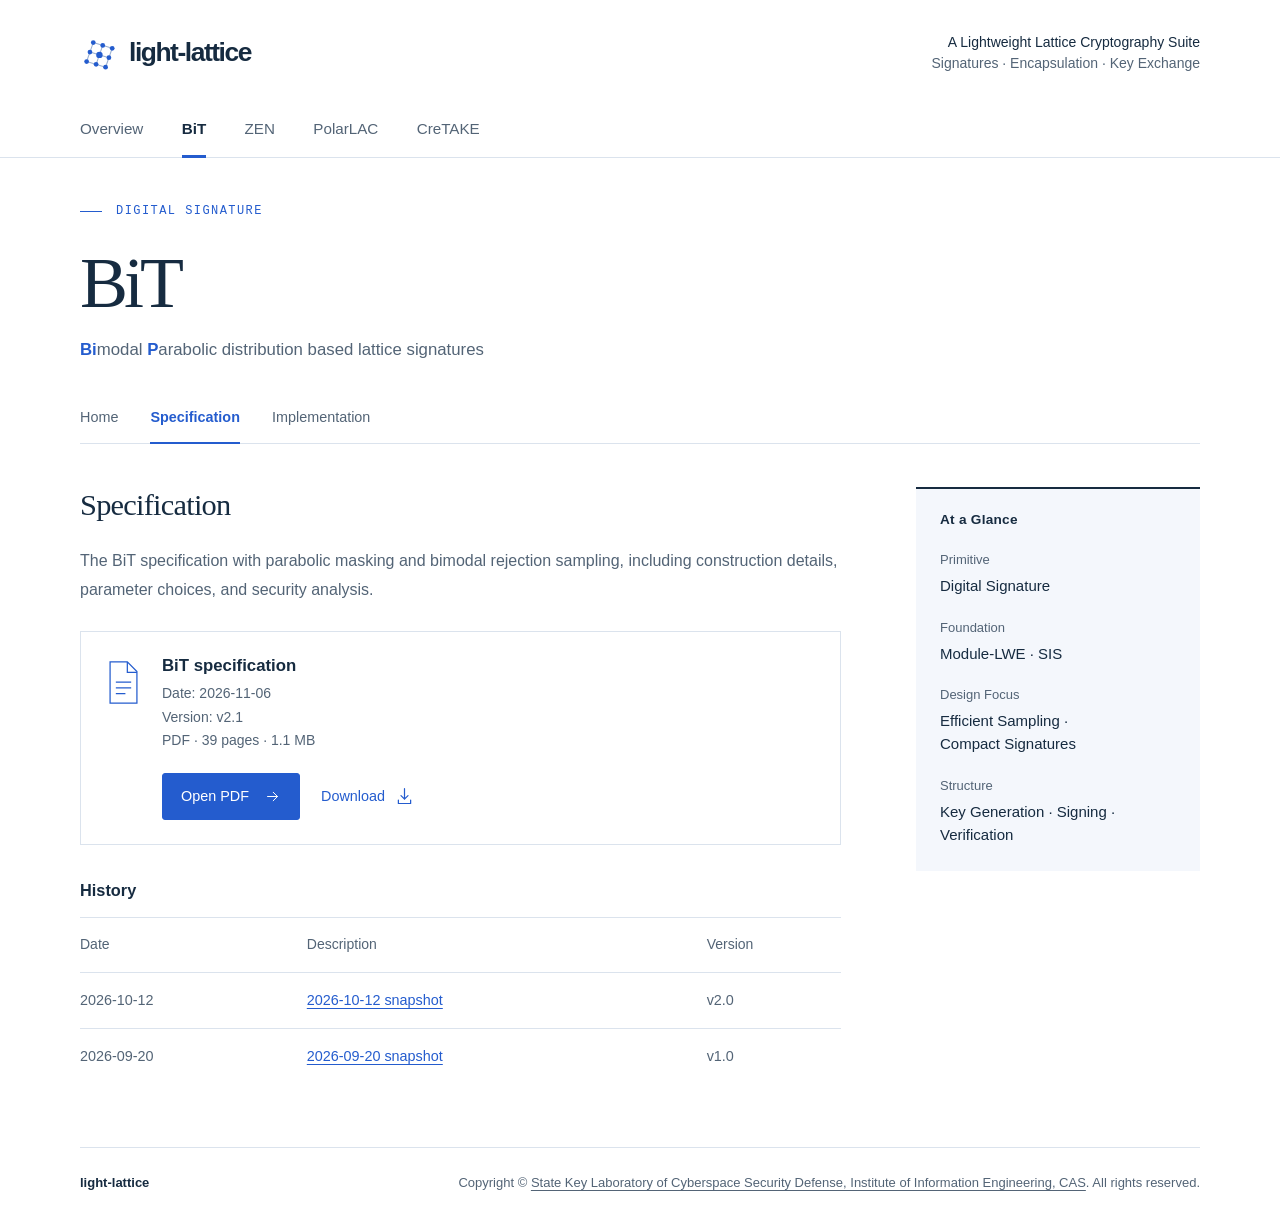
<file: bit/specification.html>
<!doctype html>
<html lang="en">
<head>
  <meta charset="utf-8">
  <meta name="viewport" content="width=device-width, initial-scale=1">
  <title>BiT — Specification · light-lattice</title>
  <meta name="description" content="Lattice signatures with parabolic masking and bimodal rejection sampling.">
  <meta name="theme-color" content="#162b40">
  <link rel="icon" type="image/svg+xml" href="data:image/svg+xml,%3Csvg%20xmlns%3D%22http%3A%2F%2Fwww.w3.org%2F2000%2Fsvg%22%20viewBox%3D%220%200%2040%2040%22%3E%3Crect%20width%3D%2240%22%20height%3D%2240%22%20rx%3D%226%22%20fill%3D%22%23162b40%22%2F%3E%3Cpath%20d%3D%22M10%2029%2016%209m4%2022%206-20M10%2029l20%206M13%2019l20%206M16%209l20%206%22%20stroke%3D%22%2383a5ec%22%20stroke-width%3D%221.5%22%2F%3E%3Cg%20fill%3D%22white%22%3E%3Ccircle%20cx%3D%2210%22%20cy%3D%2229%22%20r%3D%222.7%22%2F%3E%3Ccircle%20cx%3D%2216%22%20cy%3D%229%22%20r%3D%222.7%22%2F%3E%3Ccircle%20cx%3D%2220%22%20cy%3D%2232%22%20r%3D%222.7%22%2F%3E%3Ccircle%20cx%3D%2226%22%20cy%3D%2212%22%20r%3D%222.7%22%2F%3E%3Ccircle%20cx%3D%2223%22%20cy%3D%2222%22%20r%3D%223%22%2F%3E%3C%2Fg%3E%3C%2Fsvg%3E">
  <link rel="stylesheet" href="../assets/style.css?v=ec67a3244045">
</head>
<body>
<a class="skip-link" href="#main">Skip to content</a>
<header class="masthead">
  <div class="container masthead-inner">
    <a class="brand" href="../index.html" aria-label="light-lattice home"><svg viewBox="0 0 38 40" fill="none" aria-hidden="true"><path d="M7 29 14 9M17 32 24 12M27 35 34 15M7 29l20 6M10.5 19l20 6M14 9l20 6" stroke="#9aafd0" stroke-width="1.1"/><g fill="#245cce"><circle cx="7" cy="29" r="2.5"/><circle cx="14" cy="9" r="2.5"/><circle cx="24" cy="12" r="2.5"/><circle cx="34" cy="15" r="2.5"/><circle cx="17" cy="32" r="2.5"/><circle cx="27" cy="35" r="2.5"/><circle cx="10.5" cy="19" r="2.5"/><circle cx="20.5" cy="22" r="3.4"/><circle cx="30.5" cy="25" r="2.5"/></g></svg><span class="brand-name">light-lattice</span></a>
    <p class="masthead-note"><span>A Lightweight Lattice Cryptography Suite</span>Signatures · Encapsulation · Key Exchange</p>
  </div>
  <nav class="primary-nav" aria-label="Suite navigation"><ul class="container"><li><a href="../index.html">Overview</a></li><li><a href="../bit/index.html" aria-current="true">BiT</a></li><li><a href="../zen/index.html">ZEN</a></li><li><a href="../polarlac/index.html">PolarLAC</a></li><li><a href="../cretake/index.html">CreTAKE</a></li></ul></nav>
</header>
<main id="main" class="container" tabindex="-1"><div class="page-top"><p class="eyebrow">Digital Signature</p><h1>BiT</h1><p class="page-subtitle"><span class="name-accent">Bi</span>modal <span class="name-accent">P</span>arabolic distribution based lattice signatures</p></div>
<nav class="secondary-nav" aria-label="BiT pages"><a href="index.html">Home</a><a href="specification.html" aria-current="page">Specification</a><a href="implementation.html">Implementation</a></nav><div class="content-grid"><article><h2>Specification</h2><p class="body-copy">The BiT specification with parabolic masking and bimodal rejection sampling, including construction details, parameter choices, and security analysis.</p><div class="document"><svg class="document-icon" viewBox="0 0 38 48" fill="none" aria-hidden="true"><path d="M5 2h18l10 10v33H5V2Z" stroke="currentColor" stroke-width="1.3"/><path d="M23 2v11h10M11 23h16M11 29h16M11 35h10" stroke="currentColor" stroke-width="1.3"/></svg><div><h3>BiT specification</h3><p>Date: <time datetime="2026-11-06">2026-11-06</time><br>Version: v2.1<br>PDF · 39 pages · 1.1 MB</p><div class="actions"><a class="button" href="specifications/20261106/BiT-20261106.pdf">Open PDF <svg class="arrow-icon" viewBox="0 0 24 24" fill="none" aria-hidden="true"><path d="M5 12h14m-6-6 6 6-6 6" stroke="currentColor" stroke-width="1.4" stroke-linecap="round" stroke-linejoin="round"/></svg></a><a class="text-link" href="specifications/20261106/BiT-20261106.pdf" download="BiT-20261106.pdf">Download <svg class="arrow-icon" viewBox="0 0 24 24" fill="none" aria-hidden="true"><path d="M12 3v12m-4-4 4 4 4-4M5 16v4h14v-4" stroke="currentColor" stroke-width="1.4" stroke-linecap="round" stroke-linejoin="round"/></svg></a></div></div></div><section class="history" aria-labelledby="history-title"><h3 id="history-title">History</h3><table class="history-table" aria-labelledby="history-title"><thead><tr><th scope="col">Date</th><th scope="col">Description</th><th scope="col">Version</th></tr></thead><tbody><tr><td><time datetime="2026-10-12">2026-10-12</time></td><td><a class="version-link" href="specifications/20261012/BiT-20261012.pdf" download="BiT-20261012.pdf" aria-label="Download BiT specification, v2.0">2026-10-12 snapshot</a></td><td>v2.0</td></tr><tr><td><time datetime="2026-09-20">2026-09-20</time></td><td><a class="version-link" href="specifications/20260920/sign-02-spec.pdf" download="sign-02-spec.pdf" aria-label="Download BiT specification, v1.0">2026-09-20 snapshot</a></td><td>v1.0</td></tr></tbody></table></section></article><aside><section class="facts"><h2>At a Glance</h2><dl><dt>Primitive</dt><dd><span class="fact-phrase">Digital Signature</span></dd><dt>Foundation</dt><dd><span class="fact-phrase">Module-LWE ·</span> <span class="fact-phrase">SIS</span></dd><dt>Design Focus</dt><dd><span class="fact-phrase">Efficient Sampling ·</span> <span class="fact-phrase">Compact Signatures</span></dd><dt>Structure</dt><dd><span class="fact-phrase">Key Generation ·</span> <span class="fact-phrase">Signing ·</span> <span class="fact-phrase">Verification</span></dd></dl></section></aside></div></main>
<footer class="container footer"><a class="footer-brand" href="../index.html">light-lattice</a><div class="footer-info"><p class="copyright">Copyright © <a href="https://sklois.cn/">State Key Laboratory of Cyberspace Security Defense, Institute of Information Engineering, CAS</a>. All rights reserved.</p></div></footer>
</body>
</html>
</file>
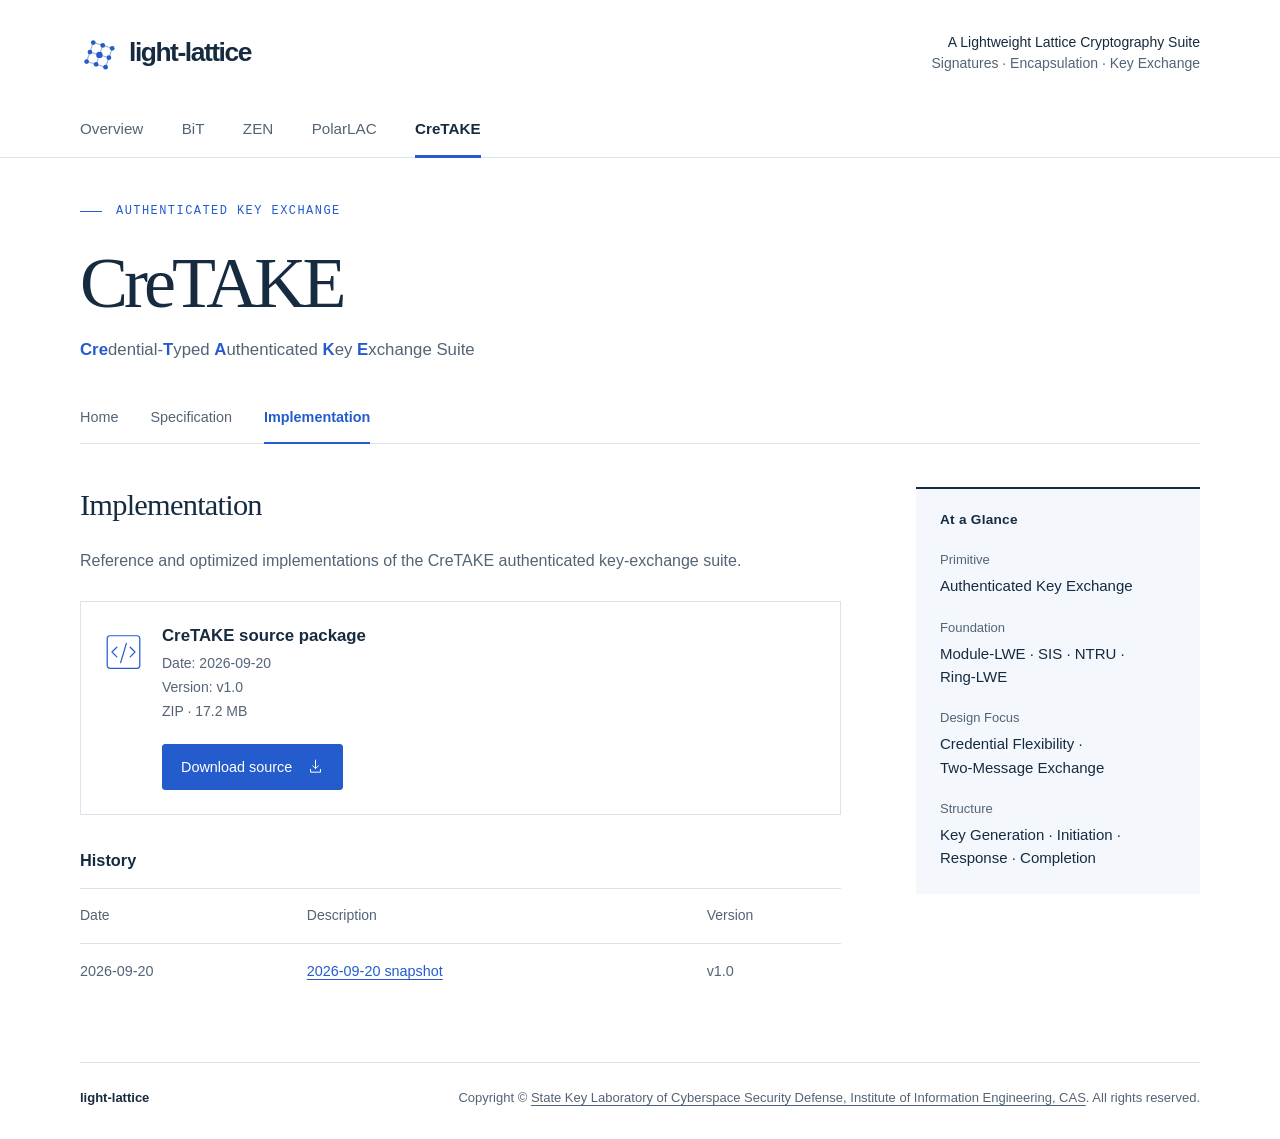
<file: cretake/implementation.html>
<!doctype html>
<html lang="en">
<head>
  <meta charset="utf-8">
  <meta name="viewport" content="width=device-width, initial-scale=1">
  <title>CreTAKE — Implementation · light-lattice</title>
  <meta name="description" content="Two-message authenticated key exchange across KEM and signature credentials.">
  <meta name="theme-color" content="#162b40">
  <link rel="icon" type="image/svg+xml" href="data:image/svg+xml,%3Csvg%20xmlns%3D%22http%3A%2F%2Fwww.w3.org%2F2000%2Fsvg%22%20viewBox%3D%220%200%2040%2040%22%3E%3Crect%20width%3D%2240%22%20height%3D%2240%22%20rx%3D%226%22%20fill%3D%22%23162b40%22%2F%3E%3Cpath%20d%3D%22M10%2029%2016%209m4%2022%206-20M10%2029l20%206M13%2019l20%206M16%209l20%206%22%20stroke%3D%22%2383a5ec%22%20stroke-width%3D%221.5%22%2F%3E%3Cg%20fill%3D%22white%22%3E%3Ccircle%20cx%3D%2210%22%20cy%3D%2229%22%20r%3D%222.7%22%2F%3E%3Ccircle%20cx%3D%2216%22%20cy%3D%229%22%20r%3D%222.7%22%2F%3E%3Ccircle%20cx%3D%2220%22%20cy%3D%2232%22%20r%3D%222.7%22%2F%3E%3Ccircle%20cx%3D%2226%22%20cy%3D%2212%22%20r%3D%222.7%22%2F%3E%3Ccircle%20cx%3D%2223%22%20cy%3D%2222%22%20r%3D%223%22%2F%3E%3C%2Fg%3E%3C%2Fsvg%3E">
  <link rel="stylesheet" href="../assets/style.css?v=ec67a3244045">
</head>
<body>
<a class="skip-link" href="#main">Skip to content</a>
<header class="masthead">
  <div class="container masthead-inner">
    <a class="brand" href="../index.html" aria-label="light-lattice home"><svg viewBox="0 0 38 40" fill="none" aria-hidden="true"><path d="M7 29 14 9M17 32 24 12M27 35 34 15M7 29l20 6M10.5 19l20 6M14 9l20 6" stroke="#9aafd0" stroke-width="1.1"/><g fill="#245cce"><circle cx="7" cy="29" r="2.5"/><circle cx="14" cy="9" r="2.5"/><circle cx="24" cy="12" r="2.5"/><circle cx="34" cy="15" r="2.5"/><circle cx="17" cy="32" r="2.5"/><circle cx="27" cy="35" r="2.5"/><circle cx="10.5" cy="19" r="2.5"/><circle cx="20.5" cy="22" r="3.4"/><circle cx="30.5" cy="25" r="2.5"/></g></svg><span class="brand-name">light-lattice</span></a>
    <p class="masthead-note"><span>A Lightweight Lattice Cryptography Suite</span>Signatures · Encapsulation · Key Exchange</p>
  </div>
  <nav class="primary-nav" aria-label="Suite navigation"><ul class="container"><li><a href="../index.html">Overview</a></li><li><a href="../bit/index.html">BiT</a></li><li><a href="../zen/index.html">ZEN</a></li><li><a href="../polarlac/index.html">PolarLAC</a></li><li><a href="../cretake/index.html" aria-current="true">CreTAKE</a></li></ul></nav>
</header>
<main id="main" class="container" tabindex="-1"><div class="page-top"><p class="eyebrow">Authenticated Key Exchange</p><h1>CreTAKE</h1><p class="page-subtitle"><span class="name-accent">Cre</span>dential-<span class="name-accent">T</span>yped <span class="name-accent">A</span>uthenticated <span class="name-accent">K</span>ey <span class="name-accent">E</span>xchange Suite</p></div>
<nav class="secondary-nav" aria-label="CreTAKE pages"><a href="index.html">Home</a><a href="specification.html">Specification</a><a href="implementation.html" aria-current="page">Implementation</a></nav><div class="content-grid"><article><h2>Implementation</h2><p class="body-copy">Reference and optimized implementations of the CreTAKE authenticated key-exchange suite.</p><div class="document"><svg class="document-icon" viewBox="0 0 38 48" fill="none" aria-hidden="true"><rect x="2" y="6" width="34" height="34" rx="3" stroke="currentColor" stroke-width="1.3"/><path d="m12 18-5 5 5 5m14-10 5 5-5 5m-4-14-6 20" stroke="currentColor" stroke-width="1.3" stroke-linecap="round" stroke-linejoin="round"/></svg><div><h3>CreTAKE source package</h3><p>Date: <time datetime="2026-09-20">2026-09-20</time><br>Version: v1.0<br>ZIP · 17.2 MB</p><div class="actions"><a class="button" href="implementations/20260920/CreTAKE.zip" download="CreTAKE.zip">Download source <svg class="arrow-icon" viewBox="0 0 24 24" fill="none" aria-hidden="true"><path d="M12 3v12m-4-4 4 4 4-4M5 16v4h14v-4" stroke="currentColor" stroke-width="1.4" stroke-linecap="round" stroke-linejoin="round"/></svg></a></div></div></div><section class="history" aria-labelledby="history-title"><h3 id="history-title">History</h3><table class="history-table" aria-labelledby="history-title"><thead><tr><th scope="col">Date</th><th scope="col">Description</th><th scope="col">Version</th></tr></thead><tbody><tr><td><time datetime="2026-09-20">2026-09-20</time></td><td><a class="version-link" href="implementations/20260920/CreTAKE.zip" download="CreTAKE.zip" aria-label="Download CreTAKE implementation, v1.0">2026-09-20 snapshot</a></td><td>v1.0</td></tr></tbody></table></section></article><aside><section class="facts"><h2>At a Glance</h2><dl><dt>Primitive</dt><dd><span class="fact-phrase">Authenticated Key Exchange</span></dd><dt>Foundation</dt><dd><span class="fact-phrase">Module-LWE ·</span> <span class="fact-phrase">SIS ·</span> <span class="fact-phrase">NTRU ·</span> <span class="fact-phrase">Ring-LWE</span></dd><dt>Design Focus</dt><dd><span class="fact-phrase">Credential Flexibility ·</span> <span class="fact-phrase">Two-Message Exchange</span></dd><dt>Structure</dt><dd><span class="fact-phrase">Key Generation ·</span> <span class="fact-phrase">Initiation ·</span> <span class="fact-phrase">Response ·</span> <span class="fact-phrase">Completion</span></dd></dl></section></aside></div></main>
<footer class="container footer"><a class="footer-brand" href="../index.html">light-lattice</a><div class="footer-info"><p class="copyright">Copyright © <a href="https://sklois.cn/">State Key Laboratory of Cyberspace Security Defense, Institute of Information Engineering, CAS</a>. All rights reserved.</p></div></footer>
</body>
</html>
</file>
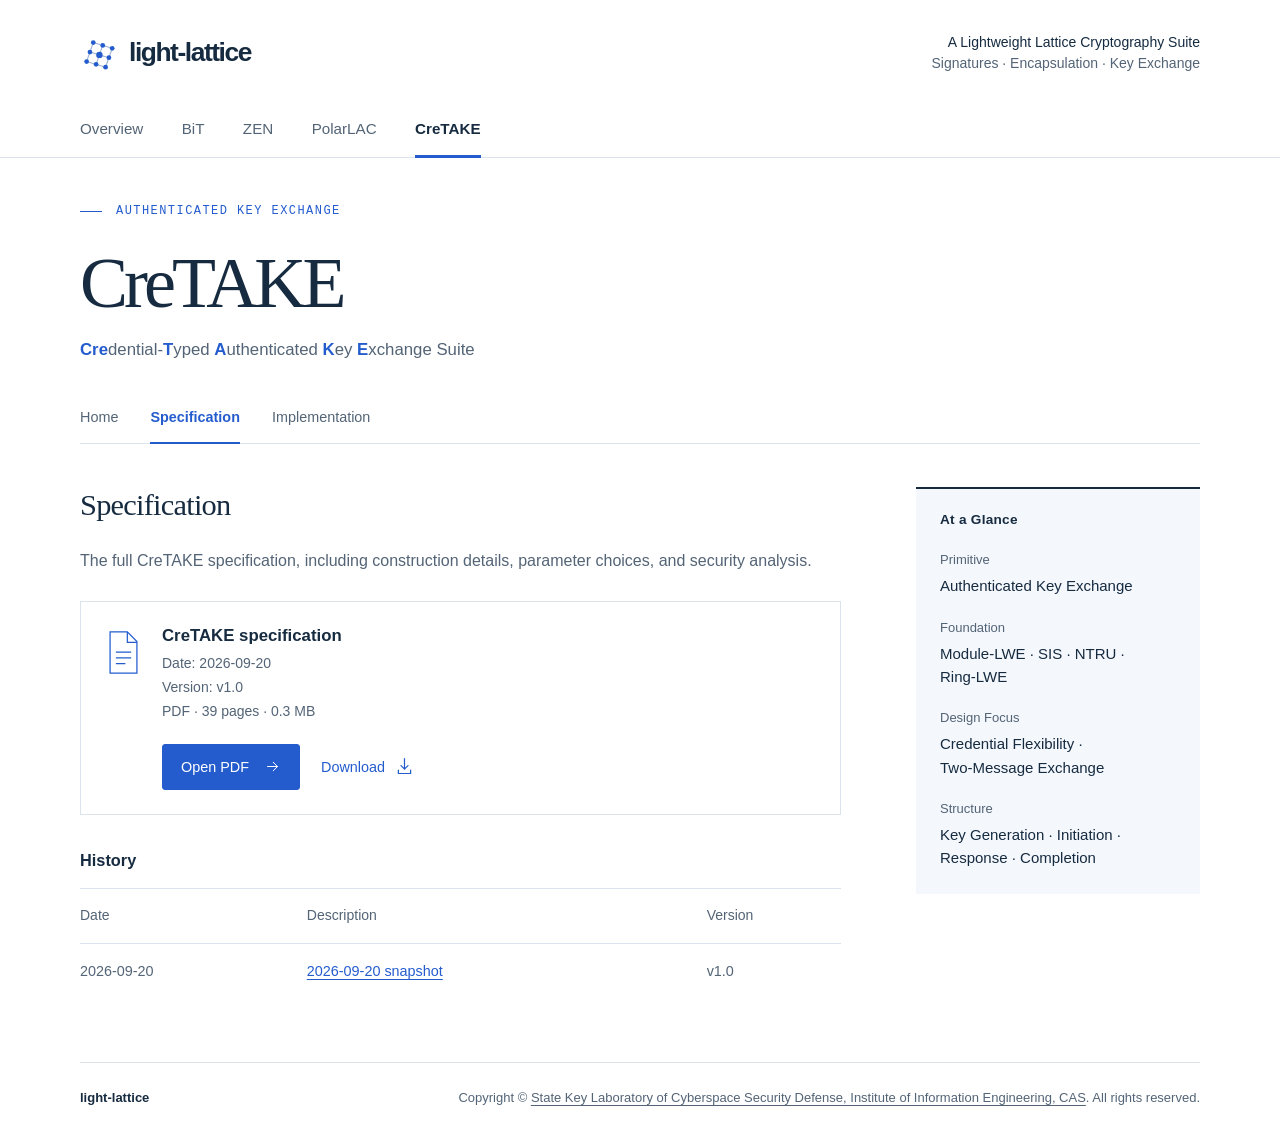
<file: cretake/specification.html>
<!doctype html>
<html lang="en">
<head>
  <meta charset="utf-8">
  <meta name="viewport" content="width=device-width, initial-scale=1">
  <title>CreTAKE — Specification · light-lattice</title>
  <meta name="description" content="Two-message authenticated key exchange across KEM and signature credentials.">
  <meta name="theme-color" content="#162b40">
  <link rel="icon" type="image/svg+xml" href="data:image/svg+xml,%3Csvg%20xmlns%3D%22http%3A%2F%2Fwww.w3.org%2F2000%2Fsvg%22%20viewBox%3D%220%200%2040%2040%22%3E%3Crect%20width%3D%2240%22%20height%3D%2240%22%20rx%3D%226%22%20fill%3D%22%23162b40%22%2F%3E%3Cpath%20d%3D%22M10%2029%2016%209m4%2022%206-20M10%2029l20%206M13%2019l20%206M16%209l20%206%22%20stroke%3D%22%2383a5ec%22%20stroke-width%3D%221.5%22%2F%3E%3Cg%20fill%3D%22white%22%3E%3Ccircle%20cx%3D%2210%22%20cy%3D%2229%22%20r%3D%222.7%22%2F%3E%3Ccircle%20cx%3D%2216%22%20cy%3D%229%22%20r%3D%222.7%22%2F%3E%3Ccircle%20cx%3D%2220%22%20cy%3D%2232%22%20r%3D%222.7%22%2F%3E%3Ccircle%20cx%3D%2226%22%20cy%3D%2212%22%20r%3D%222.7%22%2F%3E%3Ccircle%20cx%3D%2223%22%20cy%3D%2222%22%20r%3D%223%22%2F%3E%3C%2Fg%3E%3C%2Fsvg%3E">
  <link rel="stylesheet" href="../assets/style.css?v=ec67a3244045">
</head>
<body>
<a class="skip-link" href="#main">Skip to content</a>
<header class="masthead">
  <div class="container masthead-inner">
    <a class="brand" href="../index.html" aria-label="light-lattice home"><svg viewBox="0 0 38 40" fill="none" aria-hidden="true"><path d="M7 29 14 9M17 32 24 12M27 35 34 15M7 29l20 6M10.5 19l20 6M14 9l20 6" stroke="#9aafd0" stroke-width="1.1"/><g fill="#245cce"><circle cx="7" cy="29" r="2.5"/><circle cx="14" cy="9" r="2.5"/><circle cx="24" cy="12" r="2.5"/><circle cx="34" cy="15" r="2.5"/><circle cx="17" cy="32" r="2.5"/><circle cx="27" cy="35" r="2.5"/><circle cx="10.5" cy="19" r="2.5"/><circle cx="20.5" cy="22" r="3.4"/><circle cx="30.5" cy="25" r="2.5"/></g></svg><span class="brand-name">light-lattice</span></a>
    <p class="masthead-note"><span>A Lightweight Lattice Cryptography Suite</span>Signatures · Encapsulation · Key Exchange</p>
  </div>
  <nav class="primary-nav" aria-label="Suite navigation"><ul class="container"><li><a href="../index.html">Overview</a></li><li><a href="../bit/index.html">BiT</a></li><li><a href="../zen/index.html">ZEN</a></li><li><a href="../polarlac/index.html">PolarLAC</a></li><li><a href="../cretake/index.html" aria-current="true">CreTAKE</a></li></ul></nav>
</header>
<main id="main" class="container" tabindex="-1"><div class="page-top"><p class="eyebrow">Authenticated Key Exchange</p><h1>CreTAKE</h1><p class="page-subtitle"><span class="name-accent">Cre</span>dential-<span class="name-accent">T</span>yped <span class="name-accent">A</span>uthenticated <span class="name-accent">K</span>ey <span class="name-accent">E</span>xchange Suite</p></div>
<nav class="secondary-nav" aria-label="CreTAKE pages"><a href="index.html">Home</a><a href="specification.html" aria-current="page">Specification</a><a href="implementation.html">Implementation</a></nav><div class="content-grid"><article><h2>Specification</h2><p class="body-copy">The full CreTAKE specification, including construction details, parameter choices, and security analysis.</p><div class="document"><svg class="document-icon" viewBox="0 0 38 48" fill="none" aria-hidden="true"><path d="M5 2h18l10 10v33H5V2Z" stroke="currentColor" stroke-width="1.3"/><path d="M23 2v11h10M11 23h16M11 29h16M11 35h10" stroke="currentColor" stroke-width="1.3"/></svg><div><h3>CreTAKE specification</h3><p>Date: <time datetime="2026-09-20">2026-09-20</time><br>Version: v1.0<br>PDF · 39 pages · 0.3 MB</p><div class="actions"><a class="button" href="specifications/20260920/kex-03-spec.pdf">Open PDF <svg class="arrow-icon" viewBox="0 0 24 24" fill="none" aria-hidden="true"><path d="M5 12h14m-6-6 6 6-6 6" stroke="currentColor" stroke-width="1.4" stroke-linecap="round" stroke-linejoin="round"/></svg></a><a class="text-link" href="specifications/20260920/kex-03-spec.pdf" download="kex-03-spec.pdf">Download <svg class="arrow-icon" viewBox="0 0 24 24" fill="none" aria-hidden="true"><path d="M12 3v12m-4-4 4 4 4-4M5 16v4h14v-4" stroke="currentColor" stroke-width="1.4" stroke-linecap="round" stroke-linejoin="round"/></svg></a></div></div></div><section class="history" aria-labelledby="history-title"><h3 id="history-title">History</h3><table class="history-table" aria-labelledby="history-title"><thead><tr><th scope="col">Date</th><th scope="col">Description</th><th scope="col">Version</th></tr></thead><tbody><tr><td><time datetime="2026-09-20">2026-09-20</time></td><td><a class="version-link" href="specifications/20260920/kex-03-spec.pdf" download="kex-03-spec.pdf" aria-label="Download CreTAKE specification, v1.0">2026-09-20 snapshot</a></td><td>v1.0</td></tr></tbody></table></section></article><aside><section class="facts"><h2>At a Glance</h2><dl><dt>Primitive</dt><dd><span class="fact-phrase">Authenticated Key Exchange</span></dd><dt>Foundation</dt><dd><span class="fact-phrase">Module-LWE ·</span> <span class="fact-phrase">SIS ·</span> <span class="fact-phrase">NTRU ·</span> <span class="fact-phrase">Ring-LWE</span></dd><dt>Design Focus</dt><dd><span class="fact-phrase">Credential Flexibility ·</span> <span class="fact-phrase">Two-Message Exchange</span></dd><dt>Structure</dt><dd><span class="fact-phrase">Key Generation ·</span> <span class="fact-phrase">Initiation ·</span> <span class="fact-phrase">Response ·</span> <span class="fact-phrase">Completion</span></dd></dl></section></aside></div></main>
<footer class="container footer"><a class="footer-brand" href="../index.html">light-lattice</a><div class="footer-info"><p class="copyright">Copyright © <a href="https://sklois.cn/">State Key Laboratory of Cyberspace Security Defense, Institute of Information Engineering, CAS</a>. All rights reserved.</p></div></footer>
</body>
</html>
</file>
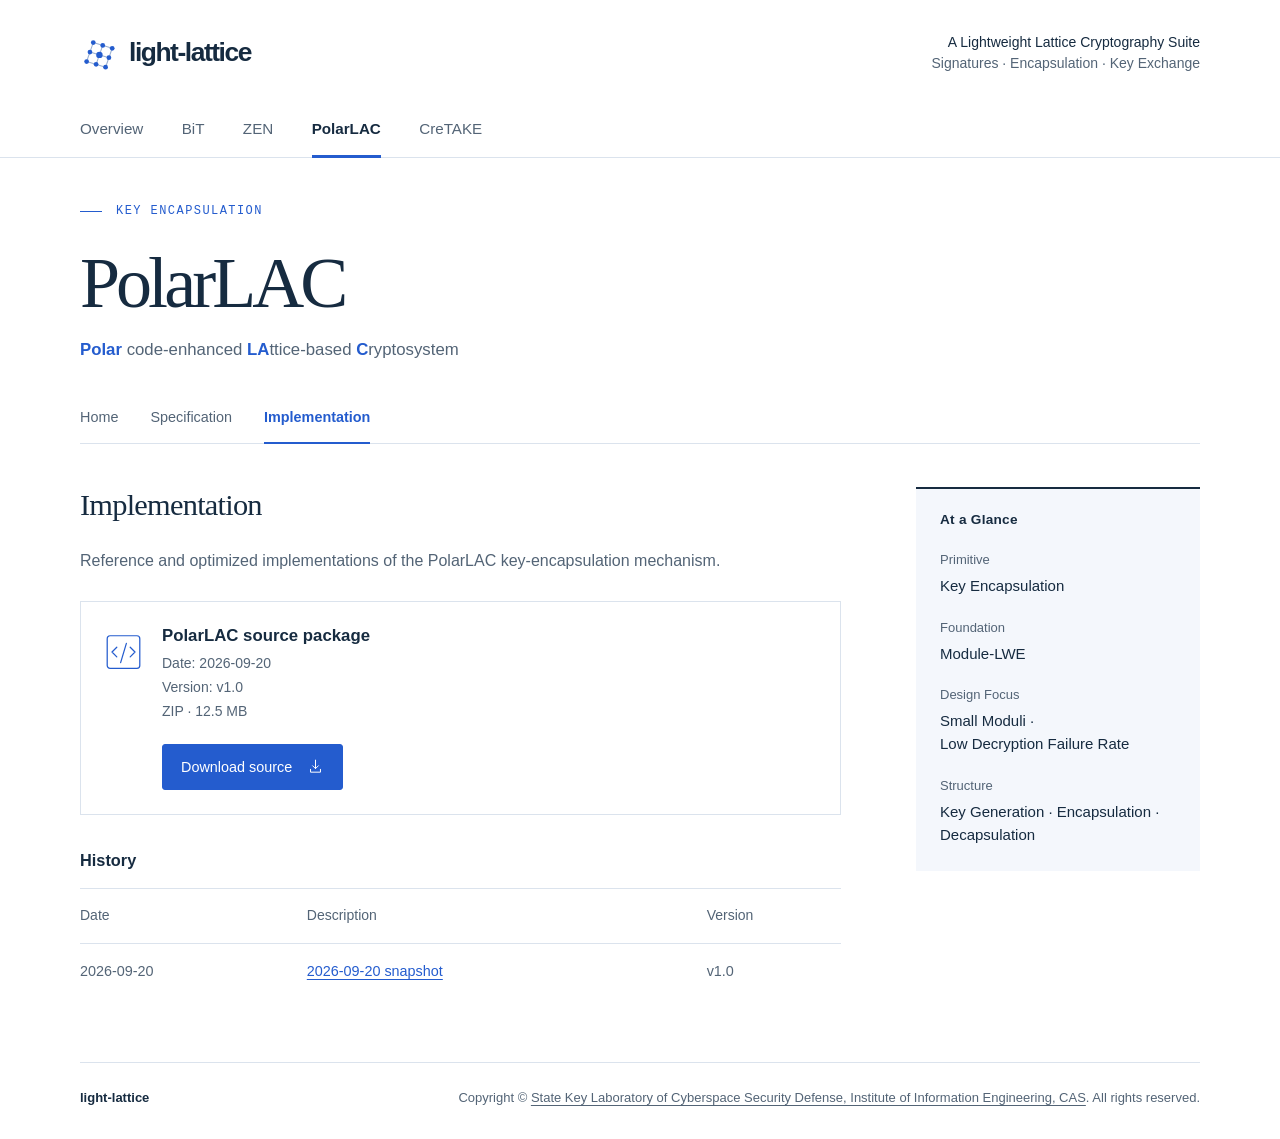
<file: polarlac/implementation.html>
<!doctype html>
<html lang="en">
<head>
  <meta charset="utf-8">
  <meta name="viewport" content="width=device-width, initial-scale=1">
  <title>PolarLAC — Implementation · light-lattice</title>
  <meta name="description" content="Module-LWE encryption and key encapsulation enhanced with polar codes.">
  <meta name="theme-color" content="#162b40">
  <link rel="icon" type="image/svg+xml" href="data:image/svg+xml,%3Csvg%20xmlns%3D%22http%3A%2F%2Fwww.w3.org%2F2000%2Fsvg%22%20viewBox%3D%220%200%2040%2040%22%3E%3Crect%20width%3D%2240%22%20height%3D%2240%22%20rx%3D%226%22%20fill%3D%22%23162b40%22%2F%3E%3Cpath%20d%3D%22M10%2029%2016%209m4%2022%206-20M10%2029l20%206M13%2019l20%206M16%209l20%206%22%20stroke%3D%22%2383a5ec%22%20stroke-width%3D%221.5%22%2F%3E%3Cg%20fill%3D%22white%22%3E%3Ccircle%20cx%3D%2210%22%20cy%3D%2229%22%20r%3D%222.7%22%2F%3E%3Ccircle%20cx%3D%2216%22%20cy%3D%229%22%20r%3D%222.7%22%2F%3E%3Ccircle%20cx%3D%2220%22%20cy%3D%2232%22%20r%3D%222.7%22%2F%3E%3Ccircle%20cx%3D%2226%22%20cy%3D%2212%22%20r%3D%222.7%22%2F%3E%3Ccircle%20cx%3D%2223%22%20cy%3D%2222%22%20r%3D%223%22%2F%3E%3C%2Fg%3E%3C%2Fsvg%3E">
  <link rel="stylesheet" href="../assets/style.css?v=ec67a3244045">
</head>
<body>
<a class="skip-link" href="#main">Skip to content</a>
<header class="masthead">
  <div class="container masthead-inner">
    <a class="brand" href="../index.html" aria-label="light-lattice home"><svg viewBox="0 0 38 40" fill="none" aria-hidden="true"><path d="M7 29 14 9M17 32 24 12M27 35 34 15M7 29l20 6M10.5 19l20 6M14 9l20 6" stroke="#9aafd0" stroke-width="1.1"/><g fill="#245cce"><circle cx="7" cy="29" r="2.5"/><circle cx="14" cy="9" r="2.5"/><circle cx="24" cy="12" r="2.5"/><circle cx="34" cy="15" r="2.5"/><circle cx="17" cy="32" r="2.5"/><circle cx="27" cy="35" r="2.5"/><circle cx="10.5" cy="19" r="2.5"/><circle cx="20.5" cy="22" r="3.4"/><circle cx="30.5" cy="25" r="2.5"/></g></svg><span class="brand-name">light-lattice</span></a>
    <p class="masthead-note"><span>A Lightweight Lattice Cryptography Suite</span>Signatures · Encapsulation · Key Exchange</p>
  </div>
  <nav class="primary-nav" aria-label="Suite navigation"><ul class="container"><li><a href="../index.html">Overview</a></li><li><a href="../bit/index.html">BiT</a></li><li><a href="../zen/index.html">ZEN</a></li><li><a href="../polarlac/index.html" aria-current="true">PolarLAC</a></li><li><a href="../cretake/index.html">CreTAKE</a></li></ul></nav>
</header>
<main id="main" class="container" tabindex="-1"><div class="page-top"><p class="eyebrow">Key Encapsulation</p><h1>PolarLAC</h1><p class="page-subtitle"><span class="name-accent">Polar</span> code-enhanced <span class="name-accent">LA</span>ttice-based <span class="name-accent">C</span>ryptosystem</p></div>
<nav class="secondary-nav" aria-label="PolarLAC pages"><a href="index.html">Home</a><a href="specification.html">Specification</a><a href="implementation.html" aria-current="page">Implementation</a></nav><div class="content-grid"><article><h2>Implementation</h2><p class="body-copy">Reference and optimized implementations of the PolarLAC key-encapsulation mechanism.</p><div class="document"><svg class="document-icon" viewBox="0 0 38 48" fill="none" aria-hidden="true"><rect x="2" y="6" width="34" height="34" rx="3" stroke="currentColor" stroke-width="1.3"/><path d="m12 18-5 5 5 5m14-10 5 5-5 5m-4-14-6 20" stroke="currentColor" stroke-width="1.3" stroke-linecap="round" stroke-linejoin="round"/></svg><div><h3>PolarLAC source package</h3><p>Date: <time datetime="2026-09-20">2026-09-20</time><br>Version: v1.0<br>ZIP · 12.5 MB</p><div class="actions"><a class="button" href="implementations/20260920/PolarLAC.zip" download="PolarLAC.zip">Download source <svg class="arrow-icon" viewBox="0 0 24 24" fill="none" aria-hidden="true"><path d="M12 3v12m-4-4 4 4 4-4M5 16v4h14v-4" stroke="currentColor" stroke-width="1.4" stroke-linecap="round" stroke-linejoin="round"/></svg></a></div></div></div><section class="history" aria-labelledby="history-title"><h3 id="history-title">History</h3><table class="history-table" aria-labelledby="history-title"><thead><tr><th scope="col">Date</th><th scope="col">Description</th><th scope="col">Version</th></tr></thead><tbody><tr><td><time datetime="2026-09-20">2026-09-20</time></td><td><a class="version-link" href="implementations/20260920/PolarLAC.zip" download="PolarLAC.zip" aria-label="Download PolarLAC implementation, v1.0">2026-09-20 snapshot</a></td><td>v1.0</td></tr></tbody></table></section></article><aside><section class="facts"><h2>At a Glance</h2><dl><dt>Primitive</dt><dd><span class="fact-phrase">Key Encapsulation</span></dd><dt>Foundation</dt><dd><span class="fact-phrase">Module-LWE</span></dd><dt>Design Focus</dt><dd><span class="fact-phrase">Small Moduli ·</span> <span class="fact-phrase">Low Decryption Failure Rate</span></dd><dt>Structure</dt><dd><span class="fact-phrase">Key Generation ·</span> <span class="fact-phrase">Encapsulation ·</span> <span class="fact-phrase">Decapsulation</span></dd></dl></section></aside></div></main>
<footer class="container footer"><a class="footer-brand" href="../index.html">light-lattice</a><div class="footer-info"><p class="copyright">Copyright © <a href="https://sklois.cn/">State Key Laboratory of Cyberspace Security Defense, Institute of Information Engineering, CAS</a>. All rights reserved.</p></div></footer>
</body>
</html>
</file>
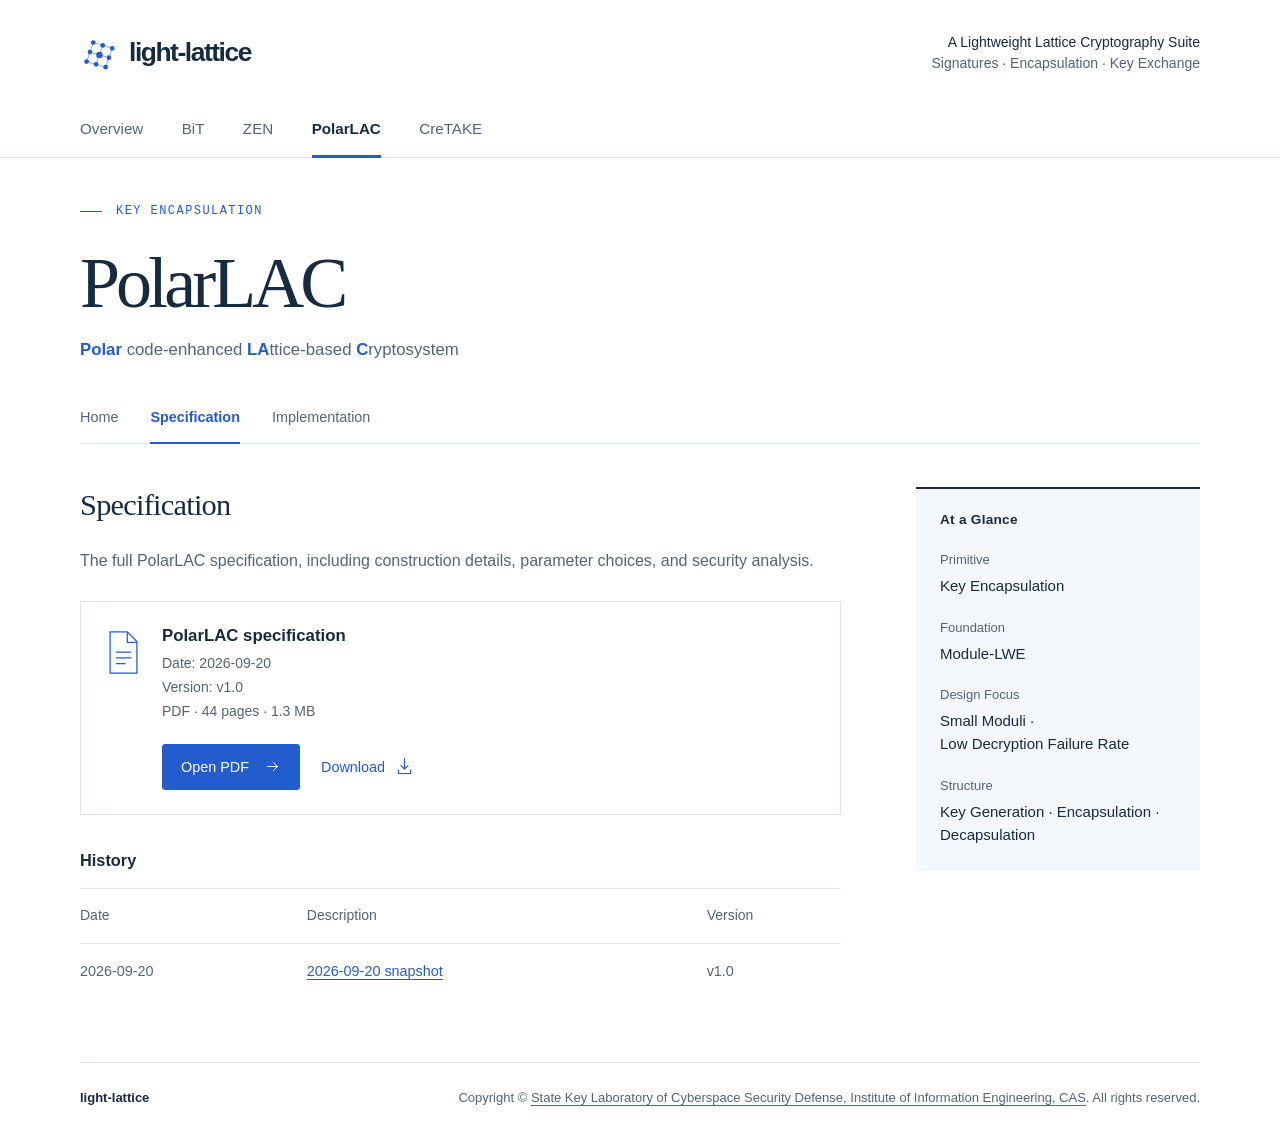
<file: polarlac/specification.html>
<!doctype html>
<html lang="en">
<head>
  <meta charset="utf-8">
  <meta name="viewport" content="width=device-width, initial-scale=1">
  <title>PolarLAC — Specification · light-lattice</title>
  <meta name="description" content="Module-LWE encryption and key encapsulation enhanced with polar codes.">
  <meta name="theme-color" content="#162b40">
  <link rel="icon" type="image/svg+xml" href="data:image/svg+xml,%3Csvg%20xmlns%3D%22http%3A%2F%2Fwww.w3.org%2F2000%2Fsvg%22%20viewBox%3D%220%200%2040%2040%22%3E%3Crect%20width%3D%2240%22%20height%3D%2240%22%20rx%3D%226%22%20fill%3D%22%23162b40%22%2F%3E%3Cpath%20d%3D%22M10%2029%2016%209m4%2022%206-20M10%2029l20%206M13%2019l20%206M16%209l20%206%22%20stroke%3D%22%2383a5ec%22%20stroke-width%3D%221.5%22%2F%3E%3Cg%20fill%3D%22white%22%3E%3Ccircle%20cx%3D%2210%22%20cy%3D%2229%22%20r%3D%222.7%22%2F%3E%3Ccircle%20cx%3D%2216%22%20cy%3D%229%22%20r%3D%222.7%22%2F%3E%3Ccircle%20cx%3D%2220%22%20cy%3D%2232%22%20r%3D%222.7%22%2F%3E%3Ccircle%20cx%3D%2226%22%20cy%3D%2212%22%20r%3D%222.7%22%2F%3E%3Ccircle%20cx%3D%2223%22%20cy%3D%2222%22%20r%3D%223%22%2F%3E%3C%2Fg%3E%3C%2Fsvg%3E">
  <link rel="stylesheet" href="../assets/style.css?v=ec67a3244045">
</head>
<body>
<a class="skip-link" href="#main">Skip to content</a>
<header class="masthead">
  <div class="container masthead-inner">
    <a class="brand" href="../index.html" aria-label="light-lattice home"><svg viewBox="0 0 38 40" fill="none" aria-hidden="true"><path d="M7 29 14 9M17 32 24 12M27 35 34 15M7 29l20 6M10.5 19l20 6M14 9l20 6" stroke="#9aafd0" stroke-width="1.1"/><g fill="#245cce"><circle cx="7" cy="29" r="2.5"/><circle cx="14" cy="9" r="2.5"/><circle cx="24" cy="12" r="2.5"/><circle cx="34" cy="15" r="2.5"/><circle cx="17" cy="32" r="2.5"/><circle cx="27" cy="35" r="2.5"/><circle cx="10.5" cy="19" r="2.5"/><circle cx="20.5" cy="22" r="3.4"/><circle cx="30.5" cy="25" r="2.5"/></g></svg><span class="brand-name">light-lattice</span></a>
    <p class="masthead-note"><span>A Lightweight Lattice Cryptography Suite</span>Signatures · Encapsulation · Key Exchange</p>
  </div>
  <nav class="primary-nav" aria-label="Suite navigation"><ul class="container"><li><a href="../index.html">Overview</a></li><li><a href="../bit/index.html">BiT</a></li><li><a href="../zen/index.html">ZEN</a></li><li><a href="../polarlac/index.html" aria-current="true">PolarLAC</a></li><li><a href="../cretake/index.html">CreTAKE</a></li></ul></nav>
</header>
<main id="main" class="container" tabindex="-1"><div class="page-top"><p class="eyebrow">Key Encapsulation</p><h1>PolarLAC</h1><p class="page-subtitle"><span class="name-accent">Polar</span> code-enhanced <span class="name-accent">LA</span>ttice-based <span class="name-accent">C</span>ryptosystem</p></div>
<nav class="secondary-nav" aria-label="PolarLAC pages"><a href="index.html">Home</a><a href="specification.html" aria-current="page">Specification</a><a href="implementation.html">Implementation</a></nav><div class="content-grid"><article><h2>Specification</h2><p class="body-copy">The full PolarLAC specification, including construction details, parameter choices, and security analysis.</p><div class="document"><svg class="document-icon" viewBox="0 0 38 48" fill="none" aria-hidden="true"><path d="M5 2h18l10 10v33H5V2Z" stroke="currentColor" stroke-width="1.3"/><path d="M23 2v11h10M11 23h16M11 29h16M11 35h10" stroke="currentColor" stroke-width="1.3"/></svg><div><h3>PolarLAC specification</h3><p>Date: <time datetime="2026-09-20">2026-09-20</time><br>Version: v1.0<br>PDF · 44 pages · 1.3 MB</p><div class="actions"><a class="button" href="specifications/20260920/kem-30-spec.pdf">Open PDF <svg class="arrow-icon" viewBox="0 0 24 24" fill="none" aria-hidden="true"><path d="M5 12h14m-6-6 6 6-6 6" stroke="currentColor" stroke-width="1.4" stroke-linecap="round" stroke-linejoin="round"/></svg></a><a class="text-link" href="specifications/20260920/kem-30-spec.pdf" download="kem-30-spec.pdf">Download <svg class="arrow-icon" viewBox="0 0 24 24" fill="none" aria-hidden="true"><path d="M12 3v12m-4-4 4 4 4-4M5 16v4h14v-4" stroke="currentColor" stroke-width="1.4" stroke-linecap="round" stroke-linejoin="round"/></svg></a></div></div></div><section class="history" aria-labelledby="history-title"><h3 id="history-title">History</h3><table class="history-table" aria-labelledby="history-title"><thead><tr><th scope="col">Date</th><th scope="col">Description</th><th scope="col">Version</th></tr></thead><tbody><tr><td><time datetime="2026-09-20">2026-09-20</time></td><td><a class="version-link" href="specifications/20260920/kem-30-spec.pdf" download="kem-30-spec.pdf" aria-label="Download PolarLAC specification, v1.0">2026-09-20 snapshot</a></td><td>v1.0</td></tr></tbody></table></section></article><aside><section class="facts"><h2>At a Glance</h2><dl><dt>Primitive</dt><dd><span class="fact-phrase">Key Encapsulation</span></dd><dt>Foundation</dt><dd><span class="fact-phrase">Module-LWE</span></dd><dt>Design Focus</dt><dd><span class="fact-phrase">Small Moduli ·</span> <span class="fact-phrase">Low Decryption Failure Rate</span></dd><dt>Structure</dt><dd><span class="fact-phrase">Key Generation ·</span> <span class="fact-phrase">Encapsulation ·</span> <span class="fact-phrase">Decapsulation</span></dd></dl></section></aside></div></main>
<footer class="container footer"><a class="footer-brand" href="../index.html">light-lattice</a><div class="footer-info"><p class="copyright">Copyright © <a href="https://sklois.cn/">State Key Laboratory of Cyberspace Security Defense, Institute of Information Engineering, CAS</a>. All rights reserved.</p></div></footer>
</body>
</html>
</file>
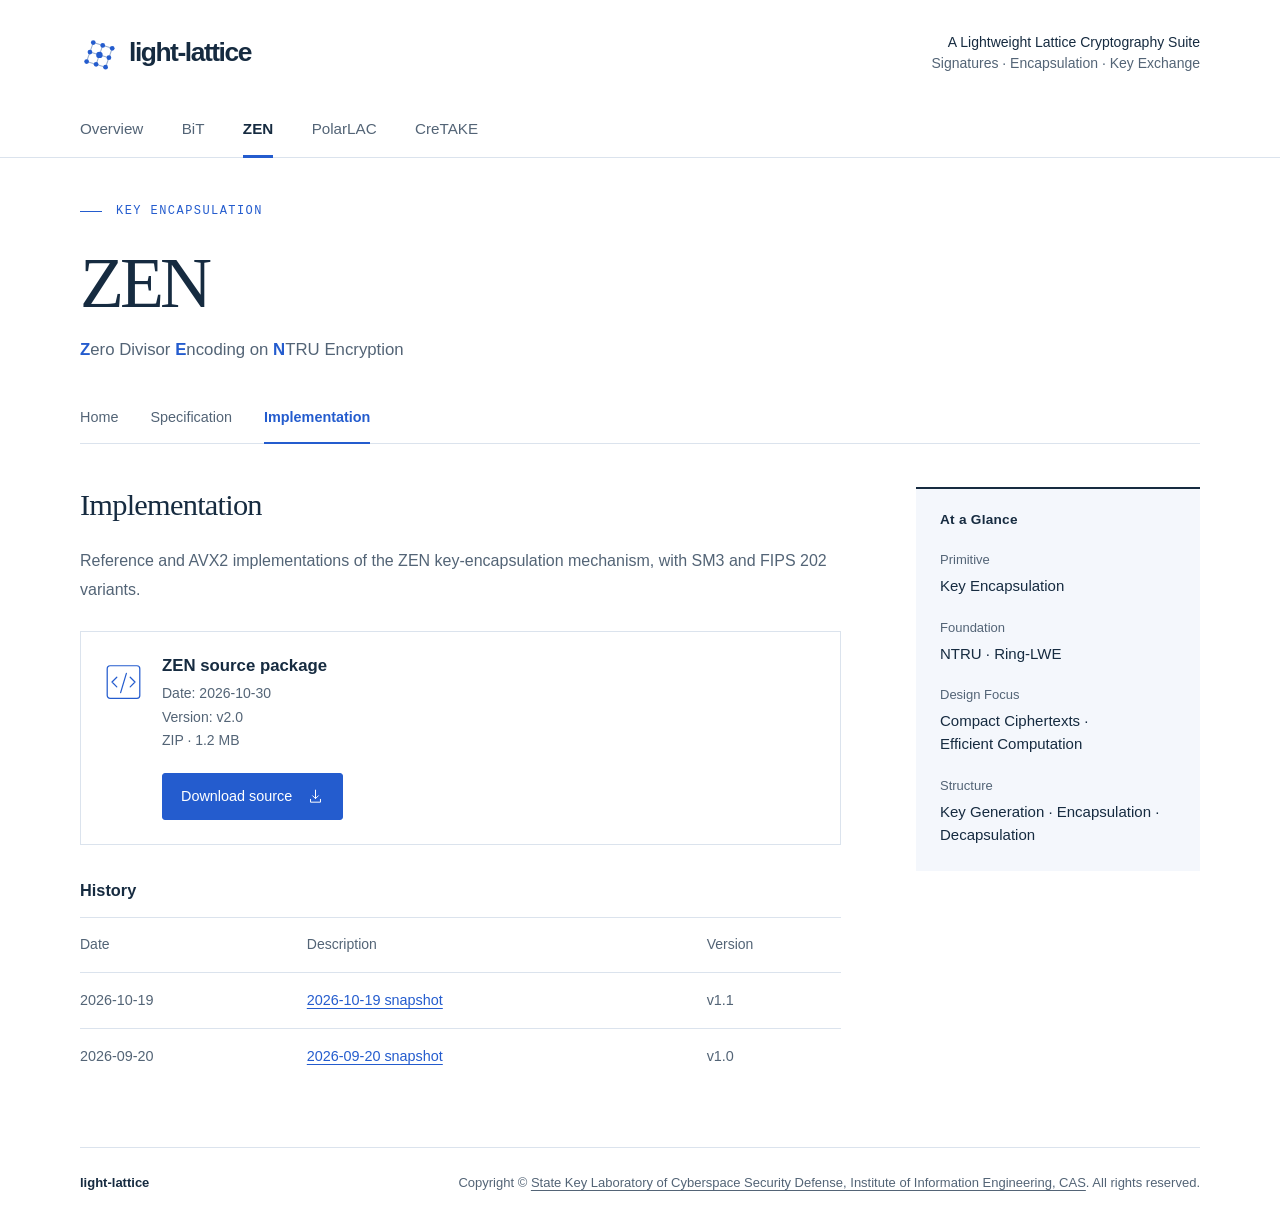
<file: zen/implementation.html>
<!doctype html>
<html lang="en">
<head>
  <meta charset="utf-8">
  <meta name="viewport" content="width=device-width, initial-scale=1">
  <title>ZEN — Implementation · light-lattice</title>
  <meta name="description" content="An NTRU-based KEM using zero-divisor encoding and a double-encoding framework.">
  <meta name="theme-color" content="#162b40">
  <link rel="icon" type="image/svg+xml" href="data:image/svg+xml,%3Csvg%20xmlns%3D%22http%3A%2F%2Fwww.w3.org%2F2000%2Fsvg%22%20viewBox%3D%220%200%2040%2040%22%3E%3Crect%20width%3D%2240%22%20height%3D%2240%22%20rx%3D%226%22%20fill%3D%22%23162b40%22%2F%3E%3Cpath%20d%3D%22M10%2029%2016%209m4%2022%206-20M10%2029l20%206M13%2019l20%206M16%209l20%206%22%20stroke%3D%22%2383a5ec%22%20stroke-width%3D%221.5%22%2F%3E%3Cg%20fill%3D%22white%22%3E%3Ccircle%20cx%3D%2210%22%20cy%3D%2229%22%20r%3D%222.7%22%2F%3E%3Ccircle%20cx%3D%2216%22%20cy%3D%229%22%20r%3D%222.7%22%2F%3E%3Ccircle%20cx%3D%2220%22%20cy%3D%2232%22%20r%3D%222.7%22%2F%3E%3Ccircle%20cx%3D%2226%22%20cy%3D%2212%22%20r%3D%222.7%22%2F%3E%3Ccircle%20cx%3D%2223%22%20cy%3D%2222%22%20r%3D%223%22%2F%3E%3C%2Fg%3E%3C%2Fsvg%3E">
  <link rel="stylesheet" href="../assets/style.css?v=ec67a3244045">
</head>
<body>
<a class="skip-link" href="#main">Skip to content</a>
<header class="masthead">
  <div class="container masthead-inner">
    <a class="brand" href="../index.html" aria-label="light-lattice home"><svg viewBox="0 0 38 40" fill="none" aria-hidden="true"><path d="M7 29 14 9M17 32 24 12M27 35 34 15M7 29l20 6M10.5 19l20 6M14 9l20 6" stroke="#9aafd0" stroke-width="1.1"/><g fill="#245cce"><circle cx="7" cy="29" r="2.5"/><circle cx="14" cy="9" r="2.5"/><circle cx="24" cy="12" r="2.5"/><circle cx="34" cy="15" r="2.5"/><circle cx="17" cy="32" r="2.5"/><circle cx="27" cy="35" r="2.5"/><circle cx="10.5" cy="19" r="2.5"/><circle cx="20.5" cy="22" r="3.4"/><circle cx="30.5" cy="25" r="2.5"/></g></svg><span class="brand-name">light-lattice</span></a>
    <p class="masthead-note"><span>A Lightweight Lattice Cryptography Suite</span>Signatures · Encapsulation · Key Exchange</p>
  </div>
  <nav class="primary-nav" aria-label="Suite navigation"><ul class="container"><li><a href="../index.html">Overview</a></li><li><a href="../bit/index.html">BiT</a></li><li><a href="../zen/index.html" aria-current="true">ZEN</a></li><li><a href="../polarlac/index.html">PolarLAC</a></li><li><a href="../cretake/index.html">CreTAKE</a></li></ul></nav>
</header>
<main id="main" class="container" tabindex="-1"><div class="page-top"><p class="eyebrow">Key Encapsulation</p><h1>ZEN</h1><p class="page-subtitle"><span class="name-accent">Z</span>ero Divisor <span class="name-accent">E</span>ncoding on <span class="name-accent">N</span>TRU Encryption</p></div>
<nav class="secondary-nav" aria-label="ZEN pages"><a href="index.html">Home</a><a href="specification.html">Specification</a><a href="implementation.html" aria-current="page">Implementation</a></nav><div class="content-grid"><article><h2>Implementation</h2><p class="body-copy">Reference and AVX2 implementations of the ZEN key-encapsulation mechanism, with SM3 and FIPS 202 variants.</p><div class="document"><svg class="document-icon" viewBox="0 0 38 48" fill="none" aria-hidden="true"><rect x="2" y="6" width="34" height="34" rx="3" stroke="currentColor" stroke-width="1.3"/><path d="m12 18-5 5 5 5m14-10 5 5-5 5m-4-14-6 20" stroke="currentColor" stroke-width="1.3" stroke-linecap="round" stroke-linejoin="round"/></svg><div><h3>ZEN source package</h3><p>Date: <time datetime="2026-10-30">2026-10-30</time><br>Version: v2.0<br>ZIP · 1.2 MB</p><div class="actions"><a class="button" href="implementations/20261030/ZEN-20261030.zip" download="ZEN-20261030.zip">Download source <svg class="arrow-icon" viewBox="0 0 24 24" fill="none" aria-hidden="true"><path d="M12 3v12m-4-4 4 4 4-4M5 16v4h14v-4" stroke="currentColor" stroke-width="1.4" stroke-linecap="round" stroke-linejoin="round"/></svg></a></div></div></div><section class="history" aria-labelledby="history-title"><h3 id="history-title">History</h3><table class="history-table" aria-labelledby="history-title"><thead><tr><th scope="col">Date</th><th scope="col">Description</th><th scope="col">Version</th></tr></thead><tbody><tr><td><time datetime="2026-10-19">2026-10-19</time></td><td><a class="version-link" href="implementations/20261019/ZEN-20261019.zip" download="ZEN-20261019.zip" aria-label="Download ZEN implementation, v1.1">2026-10-19 snapshot</a></td><td>v1.1</td></tr><tr><td><time datetime="2026-09-20">2026-09-20</time></td><td><a class="version-link" href="implementations/20260920/ZEN.zip" download="ZEN.zip" aria-label="Download ZEN implementation, v1.0">2026-09-20 snapshot</a></td><td>v1.0</td></tr></tbody></table></section></article><aside><section class="facts"><h2>At a Glance</h2><dl><dt>Primitive</dt><dd><span class="fact-phrase">Key Encapsulation</span></dd><dt>Foundation</dt><dd><span class="fact-phrase">NTRU ·</span> <span class="fact-phrase">Ring-LWE</span></dd><dt>Design Focus</dt><dd><span class="fact-phrase">Compact Ciphertexts ·</span> <span class="fact-phrase">Efficient Computation</span></dd><dt>Structure</dt><dd><span class="fact-phrase">Key Generation ·</span> <span class="fact-phrase">Encapsulation ·</span> <span class="fact-phrase">Decapsulation</span></dd></dl></section></aside></div></main>
<footer class="container footer"><a class="footer-brand" href="../index.html">light-lattice</a><div class="footer-info"><p class="copyright">Copyright © <a href="https://sklois.cn/">State Key Laboratory of Cyberspace Security Defense, Institute of Information Engineering, CAS</a>. All rights reserved.</p></div></footer>
</body>
</html>
</file>
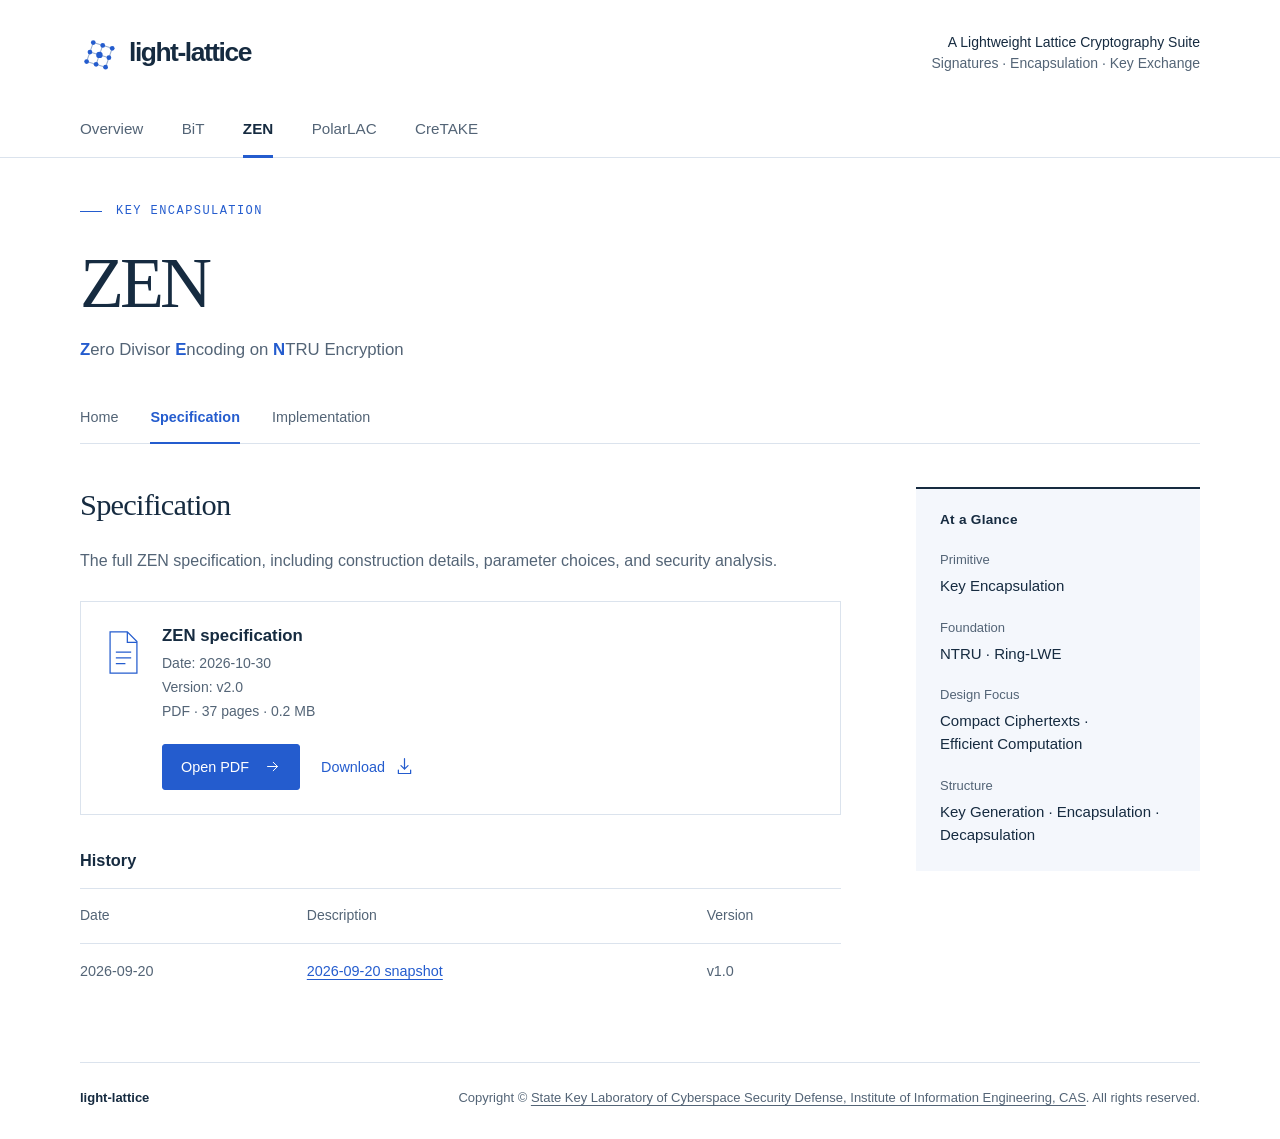
<file: zen/specification.html>
<!doctype html>
<html lang="en">
<head>
  <meta charset="utf-8">
  <meta name="viewport" content="width=device-width, initial-scale=1">
  <title>ZEN — Specification · light-lattice</title>
  <meta name="description" content="An NTRU-based KEM using zero-divisor encoding and a double-encoding framework.">
  <meta name="theme-color" content="#162b40">
  <link rel="icon" type="image/svg+xml" href="data:image/svg+xml,%3Csvg%20xmlns%3D%22http%3A%2F%2Fwww.w3.org%2F2000%2Fsvg%22%20viewBox%3D%220%200%2040%2040%22%3E%3Crect%20width%3D%2240%22%20height%3D%2240%22%20rx%3D%226%22%20fill%3D%22%23162b40%22%2F%3E%3Cpath%20d%3D%22M10%2029%2016%209m4%2022%206-20M10%2029l20%206M13%2019l20%206M16%209l20%206%22%20stroke%3D%22%2383a5ec%22%20stroke-width%3D%221.5%22%2F%3E%3Cg%20fill%3D%22white%22%3E%3Ccircle%20cx%3D%2210%22%20cy%3D%2229%22%20r%3D%222.7%22%2F%3E%3Ccircle%20cx%3D%2216%22%20cy%3D%229%22%20r%3D%222.7%22%2F%3E%3Ccircle%20cx%3D%2220%22%20cy%3D%2232%22%20r%3D%222.7%22%2F%3E%3Ccircle%20cx%3D%2226%22%20cy%3D%2212%22%20r%3D%222.7%22%2F%3E%3Ccircle%20cx%3D%2223%22%20cy%3D%2222%22%20r%3D%223%22%2F%3E%3C%2Fg%3E%3C%2Fsvg%3E">
  <link rel="stylesheet" href="../assets/style.css?v=ec67a3244045">
</head>
<body>
<a class="skip-link" href="#main">Skip to content</a>
<header class="masthead">
  <div class="container masthead-inner">
    <a class="brand" href="../index.html" aria-label="light-lattice home"><svg viewBox="0 0 38 40" fill="none" aria-hidden="true"><path d="M7 29 14 9M17 32 24 12M27 35 34 15M7 29l20 6M10.5 19l20 6M14 9l20 6" stroke="#9aafd0" stroke-width="1.1"/><g fill="#245cce"><circle cx="7" cy="29" r="2.5"/><circle cx="14" cy="9" r="2.5"/><circle cx="24" cy="12" r="2.5"/><circle cx="34" cy="15" r="2.5"/><circle cx="17" cy="32" r="2.5"/><circle cx="27" cy="35" r="2.5"/><circle cx="10.5" cy="19" r="2.5"/><circle cx="20.5" cy="22" r="3.4"/><circle cx="30.5" cy="25" r="2.5"/></g></svg><span class="brand-name">light-lattice</span></a>
    <p class="masthead-note"><span>A Lightweight Lattice Cryptography Suite</span>Signatures · Encapsulation · Key Exchange</p>
  </div>
  <nav class="primary-nav" aria-label="Suite navigation"><ul class="container"><li><a href="../index.html">Overview</a></li><li><a href="../bit/index.html">BiT</a></li><li><a href="../zen/index.html" aria-current="true">ZEN</a></li><li><a href="../polarlac/index.html">PolarLAC</a></li><li><a href="../cretake/index.html">CreTAKE</a></li></ul></nav>
</header>
<main id="main" class="container" tabindex="-1"><div class="page-top"><p class="eyebrow">Key Encapsulation</p><h1>ZEN</h1><p class="page-subtitle"><span class="name-accent">Z</span>ero Divisor <span class="name-accent">E</span>ncoding on <span class="name-accent">N</span>TRU Encryption</p></div>
<nav class="secondary-nav" aria-label="ZEN pages"><a href="index.html">Home</a><a href="specification.html" aria-current="page">Specification</a><a href="implementation.html">Implementation</a></nav><div class="content-grid"><article><h2>Specification</h2><p class="body-copy">The full ZEN specification, including construction details, parameter choices, and security analysis.</p><div class="document"><svg class="document-icon" viewBox="0 0 38 48" fill="none" aria-hidden="true"><path d="M5 2h18l10 10v33H5V2Z" stroke="currentColor" stroke-width="1.3"/><path d="M23 2v11h10M11 23h16M11 29h16M11 35h10" stroke="currentColor" stroke-width="1.3"/></svg><div><h3>ZEN specification</h3><p>Date: <time datetime="2026-10-30">2026-10-30</time><br>Version: v2.0<br>PDF · 37 pages · 0.2 MB</p><div class="actions"><a class="button" href="specifications/20261030/ZEN-20261030.pdf">Open PDF <svg class="arrow-icon" viewBox="0 0 24 24" fill="none" aria-hidden="true"><path d="M5 12h14m-6-6 6 6-6 6" stroke="currentColor" stroke-width="1.4" stroke-linecap="round" stroke-linejoin="round"/></svg></a><a class="text-link" href="specifications/20261030/ZEN-20261030.pdf" download="ZEN-20261030.pdf">Download <svg class="arrow-icon" viewBox="0 0 24 24" fill="none" aria-hidden="true"><path d="M12 3v12m-4-4 4 4 4-4M5 16v4h14v-4" stroke="currentColor" stroke-width="1.4" stroke-linecap="round" stroke-linejoin="round"/></svg></a></div></div></div><section class="history" aria-labelledby="history-title"><h3 id="history-title">History</h3><table class="history-table" aria-labelledby="history-title"><thead><tr><th scope="col">Date</th><th scope="col">Description</th><th scope="col">Version</th></tr></thead><tbody><tr><td><time datetime="2026-09-20">2026-09-20</time></td><td><a class="version-link" href="specifications/20260920/kem-41-spec.pdf" download="kem-41-spec.pdf" aria-label="Download ZEN specification, v1.0">2026-09-20 snapshot</a></td><td>v1.0</td></tr></tbody></table></section></article><aside><section class="facts"><h2>At a Glance</h2><dl><dt>Primitive</dt><dd><span class="fact-phrase">Key Encapsulation</span></dd><dt>Foundation</dt><dd><span class="fact-phrase">NTRU ·</span> <span class="fact-phrase">Ring-LWE</span></dd><dt>Design Focus</dt><dd><span class="fact-phrase">Compact Ciphertexts ·</span> <span class="fact-phrase">Efficient Computation</span></dd><dt>Structure</dt><dd><span class="fact-phrase">Key Generation ·</span> <span class="fact-phrase">Encapsulation ·</span> <span class="fact-phrase">Decapsulation</span></dd></dl></section></aside></div></main>
<footer class="container footer"><a class="footer-brand" href="../index.html">light-lattice</a><div class="footer-info"><p class="copyright">Copyright © <a href="https://sklois.cn/">State Key Laboratory of Cyberspace Security Defense, Institute of Information Engineering, CAS</a>. All rights reserved.</p></div></footer>
</body>
</html>
</file>
<file: assets/style.css>
/* light-lattice — shared theme. No external fonts or runtime dependencies. */
:root {
  color-scheme: light;
  --ink: #162b40;
  --muted: #536476;
  --blue: #245cce;
  --blue-dark: #1949a7;
  --line: #dbe3ed;
  --paper: #ffffff;
  --wash: #f4f7fc;
  --sans: -apple-system, BlinkMacSystemFont, "Segoe UI", Helvetica, Arial, sans-serif;
  --serif: Georgia, "Times New Roman", serif;
  --mono: "SFMono-Regular", Consolas, "Liberation Mono", monospace;
}
* { box-sizing: border-box; }
html { background: var(--paper); }
body { margin: 0; color: var(--ink); font: 1rem/1.7 var(--sans); -webkit-font-smoothing: antialiased; }
::selection { background: #dce8ff; }
a { color: var(--blue); text-underline-offset: .22em; }
a:hover { color: var(--blue-dark); }
a:focus-visible { outline: 3px solid var(--blue); outline-offset: 5px; border-radius: 2px; }
svg { display: block; max-width: 100%; }
p { margin: 0 0 1.15rem; }
h1, h2, h3 { color: var(--ink); line-height: 1.2; font-weight: 500; margin: 0; overflow-wrap: anywhere; }
h1, h2 { font-family: var(--serif); }
h2 { font-size: 1.9rem; letter-spacing: -.025em; }
h3 { font-size: 1.02rem; font-weight: 600; }
.container { width: min(1120px, calc(100% - 96px)); margin-inline: auto; }
.skip-link { position: fixed; top: -100px; left: 1rem; z-index: 10; padding: .5rem 1rem; background: var(--ink); color: white; }
.skip-link:focus { top: 1rem; }
.masthead-inner { display: flex; align-items: center; justify-content: space-between; gap: 2rem; padding-block: 32px 28px; }
.brand { display: inline-flex; align-items: center; gap: 13px; color: var(--ink); text-decoration: none; }
.brand svg { width: 36px; height: 38px; flex: 0 0 auto; }
.brand-name { font-size: 1.65rem; font-weight: 600; letter-spacing: -.055em; line-height: 1.2; overflow-wrap: anywhere; }
.masthead-note { text-align: right; color: var(--muted); font-size: .875rem; line-height: 1.5; margin: 0; }
.masthead-note span { display: block; color: var(--ink); }
.primary-nav { border-bottom: 1px solid var(--line); background: var(--paper); }
.primary-nav ul { display: flex; flex-wrap: wrap; gap: 0 2.4rem; padding: 0; margin: 0 auto; list-style: none; }
.primary-nav a { position: relative; display: block; padding: 14px 0 15px; color: var(--muted); text-decoration: none; font-size: .95rem; white-space: nowrap; }
.primary-nav a:hover { color: var(--blue); }
.primary-nav a[aria-current] { color: var(--ink); font-weight: 600; }
.primary-nav a[aria-current]::after { position: absolute; bottom: -1px; left: 0; right: 0; content: ""; height: 3px; background: var(--blue); }
.eyebrow { font-family: var(--mono); font-size: .75rem; font-weight: 500; letter-spacing: .12em; text-transform: uppercase; color: var(--blue); }
.home-hero { display: grid; grid-template-columns: 1.65fr 1fr; align-items: center; gap: 3.2rem; padding-block: 64px 56px; }
.home-hero h1 { font-size: clamp(2.75rem, 4.7vw, 4rem); letter-spacing: -.05em; line-height: 1.1; margin: 20px 0 24px; }
.home-hero h1 em { font-weight: 400; color: var(--blue); }
.home-hero .intro { color: var(--muted); max-width: 600px; font-size: 1.05rem; line-height: 1.8; margin: 0; }
.lattice-figure { margin: 0; padding: 0; color: var(--blue); }
.lattice-figure svg { width: 100%; height: auto; }
.lattice-caption { font-family: var(--mono); font-size: .75rem; letter-spacing: .06em; color: var(--muted); text-align: center; }
.section-heading { border-top: 1px solid var(--line); display: flex; align-items: baseline; justify-content: space-between; gap: 1rem; padding-block: 28px 20px; }
.section-heading h2 { font-size: 1.75rem; }
.algorithm-list { list-style: none; padding: 0; margin: 0; }
.algorithm-row { display: grid; grid-template-columns: 28px 190px minmax(0, 1fr) 24px; gap: 16px; align-items: center; padding: 25px 12px 25px 0; border-top: 1px solid var(--line); text-decoration: none; color: var(--ink); transition: background .15s ease; }
.algorithm-row:hover { background: var(--wash); color: var(--ink); }
.row-index { color: var(--muted); font: .75rem var(--mono); align-self: start; padding-top: 7px; }
.row-name { display: block; font-family: var(--serif); font-size: 1.7rem; letter-spacing: -.025em; line-height: 1.2; }
.row-type { display: block; font-size: .8125rem; color: var(--muted); margin-top: 4px; }
.row-summary { color: var(--muted); font-size: 1rem; line-height: 1.7; }
.arrow-icon { width: 21px; height: 21px; flex: 0 0 auto; }
.algorithm-row .arrow-icon { justify-self: end; color: var(--blue); }
.page-top { padding-block: 43px 28px; }
.page-top .eyebrow { display: flex; align-items: center; gap: 14px; }
.page-top .eyebrow::before { content: ""; width: 22px; height: 1px; background: var(--blue); }
.page-top h1 { font-size: clamp(3.25rem, 6vw, 4.5rem); letter-spacing: -.055em; margin: 14px 0 10px; }
.page-subtitle { color: var(--muted); margin: 0; font-size: 1.05rem; }
.name-accent { color: var(--blue); font-weight: 600; }
.secondary-nav { display: flex; flex-wrap: wrap; gap: 0 2rem; border-bottom: 1px solid var(--line); margin-bottom: 43px; }
.secondary-nav a { display: inline-block; position: relative; padding: 12px 0 14px; font-size: .9rem; color: var(--muted); text-decoration: none; }
.secondary-nav a[aria-current] { font-weight: 600; color: var(--blue); }
.secondary-nav a[aria-current]::after { position: absolute; content: ""; background: var(--blue); height: 2px; left: 0; right: 0; bottom: -1px; }
.content-grid { display: grid; grid-template-columns: minmax(0, 1fr) 284px; gap: 75px; align-items: start; }
.content-grid h2 { margin-bottom: 22px; }
.lead { font-size: 1.13rem; line-height: 1.85; color: var(--ink); }
.body-copy { color: var(--muted); line-height: 1.85; }
.features { padding: 0; margin: 34px 0 0; list-style: none; }
.feature { display: grid; grid-template-columns: 24px 1fr; gap: 16px; margin-top: 25px; }
.feature-number { font-family: var(--mono); color: var(--blue); font-size: .75rem; padding-top: 2px; }
.feature p { color: var(--muted); margin: 7px 0 0; font-size: 1rem; }
.facts { background: var(--wash); border-top: 2px solid var(--ink); padding: 23px 24px 25px; }
.facts h2 { font-family: var(--sans); font-size: .85rem; font-weight: 600; letter-spacing: .02em; margin-bottom: 21px; }
.facts dl { margin: 0; }
.facts dt { color: var(--muted); font-size: .8125rem; margin: 19px 0 3px; }
.facts dd { margin: 0; font-size: .9375rem; line-height: 1.55; overflow-wrap: anywhere; }
.fact-phrase { display: inline-block; white-space: nowrap; overflow-wrap: normal; }
.facts dt:first-child { margin-top: 0; }
.actions { display: flex; flex-wrap: wrap; align-items: center; gap: 16px 23px; margin-top: 31px; }
.button { display: inline-flex; justify-content: center; align-items: center; gap: 15px; min-height: 45px; padding: 10px 18px; border: 1px solid var(--blue); background: var(--blue); color: #fff; font-size: .9rem; font-weight: 500; text-decoration: none; border-radius: 3px; }
.button:hover { background: var(--blue-dark); color: #fff; border-color: var(--blue-dark); }
.button .arrow-icon { width: 17px; height: 17px; }
.text-link { display: inline-flex; align-items: center; gap: 9px; font-size: .9rem; text-decoration: none; }
.text-link:hover { text-decoration: underline; }
.document { border: 1px solid var(--line); padding: 24px; display: flex; align-items: flex-start; gap: 20px; margin-top: 26px; }
.document-icon { width: 37px; height: 46px; flex: 0 0 auto; color: var(--blue); margin-top: 4px; }
.document h3 { font-size: 1.05rem; }
.document p { color: var(--muted); font-size: .875rem; margin: 6px 0 0; overflow-wrap: anywhere; }
.document .actions { margin-top: 20px; gap: 13px 21px; }
/* Specification history and implementation downloads. */
.history { margin-top: 36px; }
.history h3 { margin-bottom: 17px; }
.history-table { width: 100%; border-collapse: collapse; text-align: left; font-size: .9rem; }
.history-table th { font-size: .875rem; color: var(--muted); font-weight: 500; }
.history-table th, .history-table td { padding: 15px 13px; border-top: 1px solid var(--line); vertical-align: top; }
.history-table th:first-child, .history-table td:first-child { padding-left: 0; }
.history-table th:last-child, .history-table td:last-child { padding-right: 0; }
.history-table td:first-child { white-space: nowrap; }
.history-table td { color: var(--muted); overflow-wrap: anywhere; }
.version-link { text-decoration: underline; text-decoration-thickness: 1px; text-underline-offset: .2em; }
.document > div { min-width: 0; }
.footer { border-top: 1px solid var(--line); margin-top: 64px; padding-block: 24px 30px; display: grid; grid-template-columns: auto minmax(0, 1fr); align-items: start; gap: 28px; color: var(--muted); font-size: .8125rem; }
.footer-brand { color: var(--ink); text-decoration: none; font-weight: 600; }
.footer-info { text-align: right; }
.footer p { margin: 0; }
.footer .copyright { line-height: 1.7; }
.copyright a { color: var(--muted); font-weight: 400; text-decoration: underline; }
.copyright a:hover { color: var(--blue); }
@media (min-width: 1000px) {
  .row-type, .row-summary { white-space: nowrap; }
  .row-summary { font-size: clamp(.875rem, 1.4vw, 1rem); }
}
@media (max-width: 900px) {
  .container { width: calc(100% - 56px); }
  .home-hero { gap: 20px; grid-template-columns: 1.6fr 1fr; }
  .content-grid { gap: 32px; grid-template-columns: minmax(0, 1fr) 244px; }
  .facts { padding-inline: 20px; }
  .facts dd { font-size: .875rem; }
  .algorithm-row { grid-template-columns: 28px 130px 1fr 24px; gap: 17px; }
}
@media (max-width: 680px) {
  .container { width: calc(100% - 36px); }
  .masthead-inner { padding-block: 24px 18px; gap: 10px; }
  .brand-name { font-size: 1.5rem; }
  .brand svg { width: 30px; height: 34px; }
  .masthead-note { display: none; }
  .primary-nav ul { gap: 0; justify-content: space-between; }
  .primary-nav a { font-size: .875rem; padding-block: 14px; }
  .home-hero { grid-template-columns: 1fr; padding-block: 42px 36px; gap: 15px; }
  .home-hero h1 { font-size: clamp(2.6rem, 10vw, 3.6rem); max-width: 540px; }
  .home-hero .intro { font-size: 1rem; }
  .lattice-figure { max-width: 300px; width: 70%; justify-self: center; margin-top: 8px; }
  .lattice-figure svg { max-height: 200px; }
  .section-heading { align-items: flex-start; padding-top: 25px; }
  .section-heading h2 { font-size: 1.5rem; }
  .algorithm-row { grid-template-columns: 24px 1fr 24px; gap: 10px 13px; padding: 21px 3px 22px 0; }
  .row-title { grid-column: 2; }
  .row-name { font-size: 1.6rem; }
  .row-summary { grid-column: 2; grid-row: 2; font-size: .9375rem; }
  .algorithm-row .arrow-icon { grid-column: 3; grid-row: 1; }
  .page-top { padding-top: 34px; padding-bottom: 19px; }
  .page-top h1 { font-size: 3.2rem; }
  .page-subtitle { font-size: .9375rem; }
  .secondary-nav { gap: 1.75rem; margin-bottom: 31px; }
  .content-grid { grid-template-columns: 1fr; gap: 34px; }
  .content-grid h2 { font-size: 1.8rem; margin-bottom: 18px; }
  .lead { font-size: 1.0625rem; }
  .facts h2 { font-size: .875rem; }
  .facts dl { display: grid; grid-template-columns: 90px 1fr; gap: 15px 22px; }
  .facts dt { margin: 0; }
  .facts dd { font-size: .875rem; }
  .document { padding: 21px 17px; gap: 14px; }
  .document-icon { width: 28px; height: 36px; }
  .document .actions { gap: 15px; }
  .history-table { font-size: .875rem; }
  .history-table th, .history-table td { padding: 12px 6px; }
  .history-table th:first-child, .history-table td:first-child { padding-left: 0; }
  .history-table th:last-child, .history-table td:last-child { padding-right: 0; }
  .footer { margin-top: 43px; grid-template-columns: 1fr; gap: 8px; }
  .footer-info { text-align: left; }
}
@media (max-width: 420px) {
  .facts dl { display: block; }
  .facts dt { margin: 19px 0 3px; }
}
@media (max-width: 359px) {
  .container { width: calc(100% - 28px); }
  .primary-nav a { font-size: .8125rem; }
  .secondary-nav { gap: 1.4rem; }
}
@media (prefers-reduced-motion: reduce) { * { transition: none !important; scroll-behavior: auto !important; } }
@media print {
  .container { width: 100%; }
  .primary-nav, .secondary-nav, .skip-link { display: none; }
  .masthead-inner { padding-block: 12px; }
  .home-hero { padding-block: 24px; }
  .content-grid { grid-template-columns: 1fr; }
  .content-grid aside { display: none; }
  .footer { margin-top: 24px; }
  a { color: var(--ink); }
  .feature, .algorithm-row, .history-table tr { break-inside: avoid; }
}
</file>
